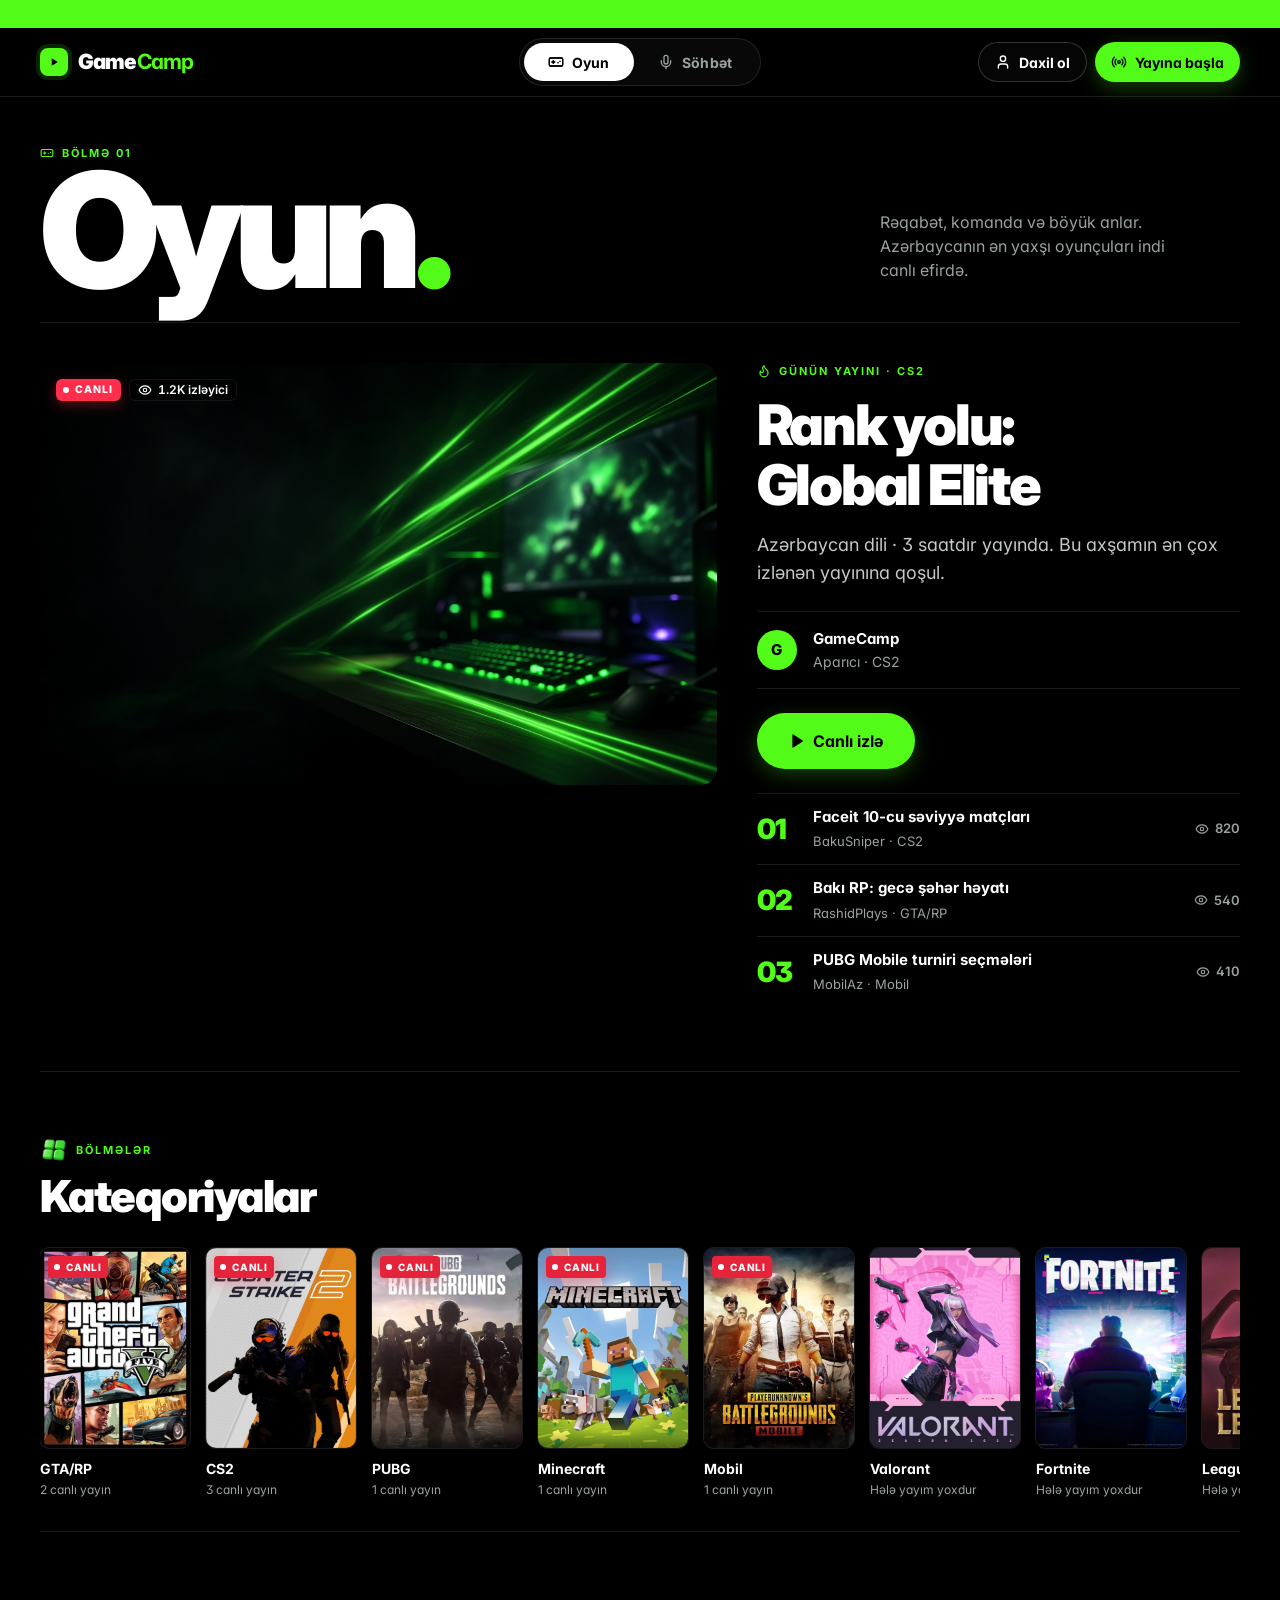
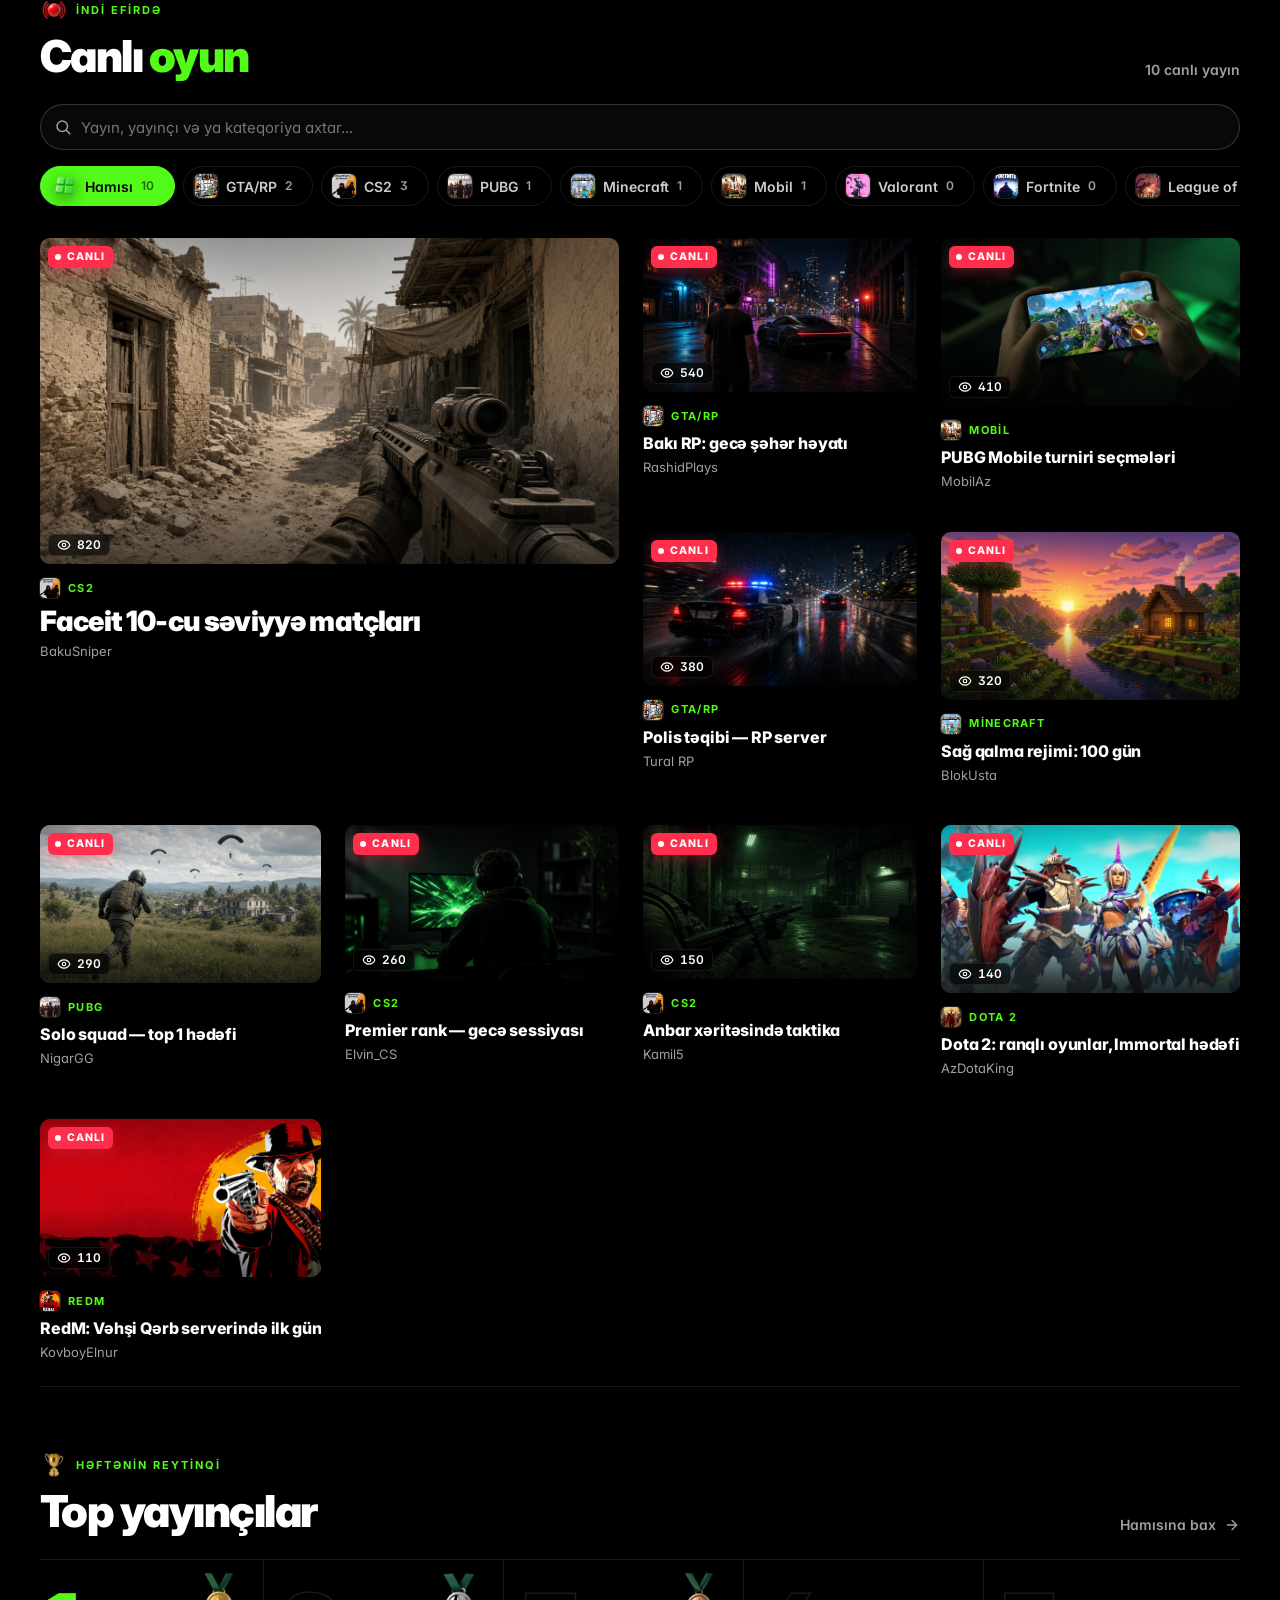
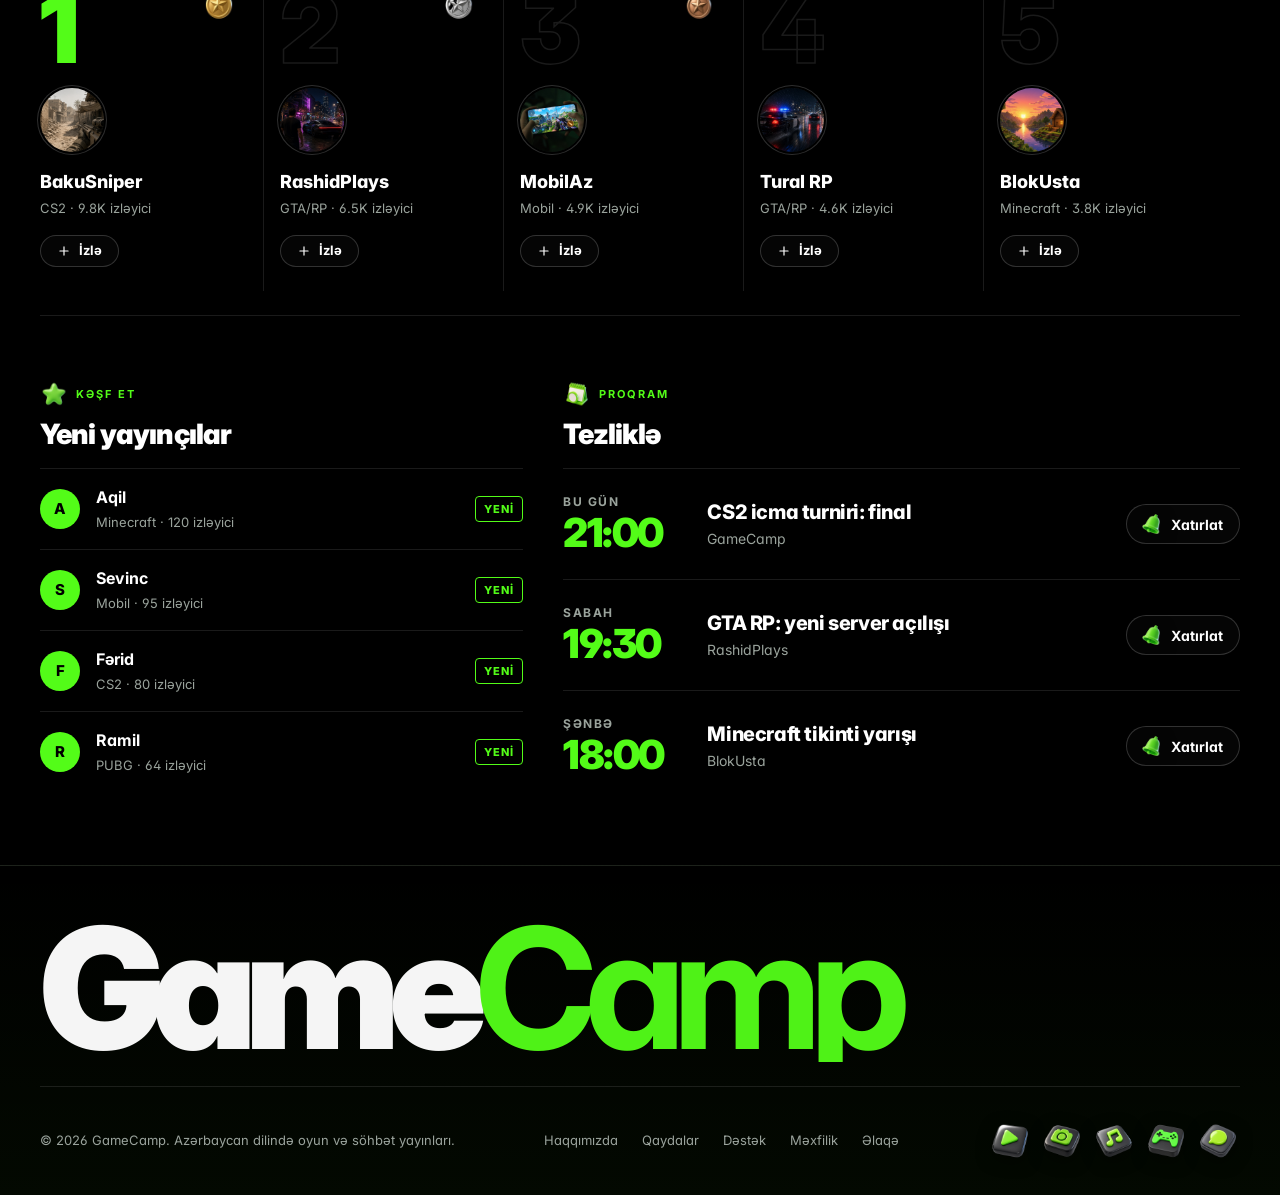
<file: index.html>
<!doctype html><html lang="az"><head><meta charset="utf-8"><meta name="viewport" content="width=device-width,initial-scale=1"><title>GameCamp</title>
<meta name="description" content="GameCamp — Azərbaycan dilində canlı oyun və söhbət yayınları. CS2, PUBG, GTA/RP, podkastlar və musiqi."><meta name="theme-color" content="#000000"><meta property="og:site_name" content="GameCamp"><meta property="og:type" content="website"><meta property="og:title" content="GameCamp — canlı oyun və söhbət"><meta property="og:description" content="GameCamp — Azərbaycan dilində canlı oyun və söhbət yayınları. CS2, PUBG, GTA/RP, podkastlar və musiqi."><meta property="og:image" content="assets/hero_game.jpg"><meta name="twitter:card" content="summary_large_image"><link rel="icon" href="favicon.svg" type="image/svg+xml"><link rel="apple-touch-icon" href="icons3d/live.png"><link rel="preconnect" href="https://fonts.googleapis.com"><link rel="preconnect" href="https://fonts.gstatic.com" crossorigin><link rel="preload" as="style" href="https://fonts.googleapis.com/css2?family=Inter:wght@400;500;600;700;800;900&display=swap"><link rel="stylesheet" href="https://fonts.googleapis.com/css2?family=Inter:wght@400;500;600;700;800;900&display=swap">
<link rel="stylesheet" href="style.css"><link rel="stylesheet" href="site.css"><link rel="stylesheet" href="pro.css"><link rel="stylesheet" href="games.css"></head><body>
<div class="ticker"><div id="tick"></div></div>
<header><div class="wrap"><a class="logo" href="index.html">Game<b>Camp</b></a>
<nav class="sw"><button data-w="game" id="bg"></button><button data-w="talk" id="bt"></button></nav>
<div class="r"><a class="btn g" href="#" id="b1" data-auth></a><a class="btn p" href="dashboard.html" id="b2"></a></div></div></header>
<main class="wrap">
<section class="mast"><div><div class="kick" id="mk"></div><div class="big" id="big"></div></div><p id="mp"></p></section>
<section class="issue"><a class="fimg" href="#" id="fimg"></a><div class="ftx" id="ftx"></div></section>
<div class="sec"><div><div class="kick" id="k1"></div><h2>Kateqoriyalar</h2></div></div><div class="cats" id="cats"><div class="cat sk" aria-hidden="true"></div><div class="cat sk" aria-hidden="true"></div><div class="cat sk" aria-hidden="true"></div><div class="cat sk" aria-hidden="true"></div><div class="cat sk" aria-hidden="true"></div></div>
<div class="sec"><div><div class="kick" id="k2"></div><h2>Canlı <em id="hw"></em></h2></div><span class="cnt" id="cnt"></span></div>
<div class="srch"><svg width="18" height="18" viewBox="0 0 24 24" fill="none" stroke="currentColor" stroke-width="2" stroke-linecap="round"><circle cx="11" cy="11" r="7"/><path d="m21 21-4.3-4.3"/></svg><input id="sq" type="search" placeholder="Yayın, yayınçı və ya kateqoriya axtar..." aria-label="Yayın axtar"></div><div class="chips" id="chips"></div><div class="grid" id="grid" aria-busy="true"><div class="skc" aria-hidden="true"><div class="th sk"></div><div class="skl sk" style="width:30%"></div><div class="skl w2 sk"></div><div class="skl w3 sk"></div></div><div class="skc" aria-hidden="true"><div class="th sk"></div><div class="skl sk" style="width:30%"></div><div class="skl w2 sk"></div><div class="skl w3 sk"></div></div><div class="skc" aria-hidden="true"><div class="th sk"></div><div class="skl sk" style="width:30%"></div><div class="skl w2 sk"></div><div class="skl w3 sk"></div></div><div class="skc" aria-hidden="true"><div class="th sk"></div><div class="skl sk" style="width:30%"></div><div class="skl w2 sk"></div><div class="skl w3 sk"></div></div><div class="skc" aria-hidden="true"><div class="th sk"></div><div class="skl sk" style="width:30%"></div><div class="skl w2 sk"></div><div class="skl w3 sk"></div></div><div class="skc" aria-hidden="true"><div class="th sk"></div><div class="skl sk" style="width:30%"></div><div class="skl w2 sk"></div><div class="skl w3 sk"></div></div><div class="skc" aria-hidden="true"><div class="th sk"></div><div class="skl sk" style="width:30%"></div><div class="skl w2 sk"></div><div class="skl w3 sk"></div></div><div class="skc" aria-hidden="true"><div class="th sk"></div><div class="skl sk" style="width:30%"></div><div class="skl w2 sk"></div><div class="skl w3 sk"></div></div></div>
<div class="sec"><div><div class="kick" id="k3"></div><h2>Top yayınçılar</h2></div><a class="lnk" href="#grid" id="l1" data-js="1"></a></div><div class="rank" id="ranks"></div>
<div class="sec" style="padding-bottom:0"></div>
<div class="two"><div class="col"><div class="kick" id="k4"></div><h3>Yeni yayınçılar</h3><div id="neu"></div></div>
<div class="col"><div class="kick" id="k5"></div><h3>Tezliklə</h3><div id="soon"></div></div></div>
</main>
<footer><div class="wrap"><div class="fbig">Game<b>Camp</b></div>
<div class="fl"><span>© 2026 GameCamp. Azərbaycan dilində oyun və söhbət yayınları.</span><nav><a href="info.html?p=about">Haqqımızda</a><a href="info.html?p=rules">Qaydalar</a><a href="info.html?p=support">Dəstək</a><a href="info.html?p=privacy">Məxfilik</a><a href="info.html?p=contact">Əlaqə</a></nav><div class="soc"><a href="info.html?p=social&amp;s=YouTube" aria-label="YouTube" class="sc" data-s="s_video"></a><a href="info.html?p=social&amp;s=Instagram" aria-label="Instagram" class="sc" data-s="s_camera"></a><a href="info.html?p=social&amp;s=TikTok" aria-label="TikTok" class="sc" data-s="s_music"></a><a href="info.html?p=social&amp;s=Kick" aria-label="Kick" class="sc" data-s="s_game"></a><a href="info.html?p=social&amp;s=Discord" aria-label="Discord" class="sc" data-s="s_chat"></a></div></div></div></footer>
<script src="data.js"></script><script src="site.js"></script><script>
const card=x=>`<a class="card" href="watch.html?id=${x[0]}"><div class="th"><img src="assets/${x[0]}.jpg" alt="${x[1]}" width="640" height="360"><span class="live">CANLI</span><span class="pill">${ic('eye',14)}${fmt(x[4])}</span><span class="pv">${ic('play',22)}</span><span class="pvbar"></span></div><div class="k">${gi(x[3],20)}${x[3]}</div><div class="ti">${x[1]}</div><div class="sub">${x[2]}</div></a>`;
bg.innerHTML=ic('gamepad')+'Oyun';bt.innerHTML=ic('mic')+'Söhbət';b2.innerHTML=ic('radio')+'Yayına başla';l1.innerHTML='Hamısına bax'+ic('arrow');

boot(d=>{const f=d.feat,g=W=='game';k1.innerHTML=i3('grid',28)+'Bölmələr';k2.innerHTML=i3('live',28)+'İndi efirdə';k3.innerHTML=i3('trophy',28)+'Həftənin reytinqi';k4.innerHTML=i3('star',28)+'Kəşf et';k5.innerHTML=i3('calendar',28)+'Proqram';document.querySelectorAll('.sc').forEach(a=>a.innerHTML=i3(a.dataset.s,44));hw.textContent=d.h;document.title=(g?'Oyun':'Söhbət')+' yayınları · GameCamp';grid.removeAttribute('aria-busy');
tick.innerHTML=[...d.s,...d.s].slice(0,10).map(x=>`<span>${ic('radio',12)}${x[2].toUpperCase()} · ${x[3].toUpperCase()} · ${fmt(x[4])}</span>`).join('');
mk.innerHTML=ic(g?'gamepad':'mic',14)+(g?'Bölmə 01':'Bölmə 02');big.innerHTML=g?'Oyun<span>.</span>':'Söhbət<span>.</span>';
mp.textContent=g?'Rəqabət, komanda və böyük anlar. Azərbaycanın ən yaxşı oyunçuları indi canlı efirdə.':'Mövzular, qonaqlar və musiqi. Səmimi söhbətlər Azərbaycan dilində, canlı efirdə.';
const fid=f.id||d.s[0][0];fimg.href=ftx.dataset.h='watch.html?id='+fid;fimg.innerHTML=`<img src="assets/${f.img}.jpg" alt=""><div class="tags"><span class="live">CANLI</span><span class="pill">${ic('eye',14)}${f.v} izləyici</span></div>`;
ftx.innerHTML=`<div class="kick">${ic('flame',14)}Günün yayını · ${f.cat}</div><h1>${f.t}</h1><p class="dek">${f.m}. Bu axşamın ən çox izlənən yayınına qoşul.</p><div class="by"><span class="av">${f.who[0]}</span><div><b>${f.who}</b>Aparıcı · ${f.cat}</div></div><a class="btn p lg" href="watch.html?id=${fid}" style="align-self:flex-start">${ic('play')}Canlı izlə</a>
<div class="toplist">`+d.s.slice(0,3).map((x,i)=>`<a class="tl" href="watch.html?id=${x[0]}"><span class="n">0${i+1}</span><div><b>${x[1]}</b><small>${x[2]} · ${x[3]}</small></div><span class="v">${ic('eye',14)}${fmt(x[4])}</span></a>`).join('')+'</div>';
cats.classList.toggle('gm',g);cats.innerHTML=d.cats.slice(1).map((c,i)=>{const s=d.s.filter(x=>x[3]==c);return g&&GI[c]?`<a class="cat gc" href="category.html?c=${cid(c)}" data-t="${c}" title="${GI[c][1]}"><div class="bx"><img src="assets/games/${GI[c][0]}.webp" alt="${GI[c][1]}" width="450" height="600">${s.length?'<span class="live">CANLI</span>':''}</div><b>${c}</b><small>${s.length?s.length+' canlı yayın':'Hələ yayım yoxdur'}</small></a>`:`<a class="cat" href="category.html?c=${cid(c)}" data-t="${c}">${i3(CI[c],64,'t3')}<img src="assets/${s[0][0]}.jpg" alt=""><span class="no">0${i+1}</span><div><b>${c}</b><small>${s.length} canlı yayın</small></div></a>`}).join('');
ranks.innerHTML=d.s.slice(0,5).map((x,i)=>`<div class="rk">${i<3?i3('medal'+(i+1),56,'md'):''}<div class="no">${i+1}</div><div class="ph"><img src="assets/${x[0]}.jpg" alt="${x[1]}" width="640" height="360"></div><b>${x[2]}</b><small>${x[3]} · ${fmt(x[4]*12)} izləyici</small><a class="btn g" href="watch.html?id=${x[0]}">${ic('plus',14)}İzlə</a></div>`).join('');
neu.innerHTML=d.neu.map(n=>`<div class="nw"><span class="av">${n[0][0]}</span><div><b>${n[0]}</b><small>${n[1]} · ${n[2]}</small></div><span class="tag">YENİ</span></div>`).join('');
soon.innerHTML=d.soon.map(n=>`<div class="ev"><div class="d"><small>${n[0]}</small><b>${n[1]}</b></div><div class="x"><b>${n[2]}</b><small>${n[3]}</small></div><button type="button" class="btn g rm" data-r="${n[2]}">${i3('bell',24)}<span class="hm">Xatırlat</span></button></div>`).join('');
const RM=()=>GC.LS.get(GC.ukey('remind'),[]);
soon.querySelectorAll('.rm').forEach(b=>{const upd=()=>{const o=RM().includes(b.dataset.r);b.classList.toggle('on',o);b.querySelector('.hm').textContent=o?'Xatırladılacaq':'Xatırlat';b.setAttribute('aria-pressed',o)};upd();
 b.onclick=()=>GC.need(()=>{let r=RM();const o=r.includes(b.dataset.r);r=o?r.filter(x=>x!=b.dataset.r):[...r,b.dataset.r];GC.LS.set(GC.ukey('remind'),r);upd();GC.toast(o?'Xatırlatma ləğv edildi':'Xatırlatma əlavə edildi: '+b.dataset.r)},'Xatırlatma qurmaq üçün daxil ol.')})});
sq.oninput=()=>{window.SQ=sq.value;chips()};
l1.onclick=e=>{e.preventDefault();C='Hamısı';window.SQ='';sq.value='';chips();grid.scrollIntoView({behavior:'smooth',block:'start'})};
addEventListener('hashchange',()=>{const w=location.hash=='#talk'?'talk':'game';if(w!=W)document.querySelector('[data-w="'+w+'"]').click()});
document.addEventListener('gc-auth',()=>document.querySelector('[data-w].on').click());
</script><script src="pro.js"></script></body></html>
</file>
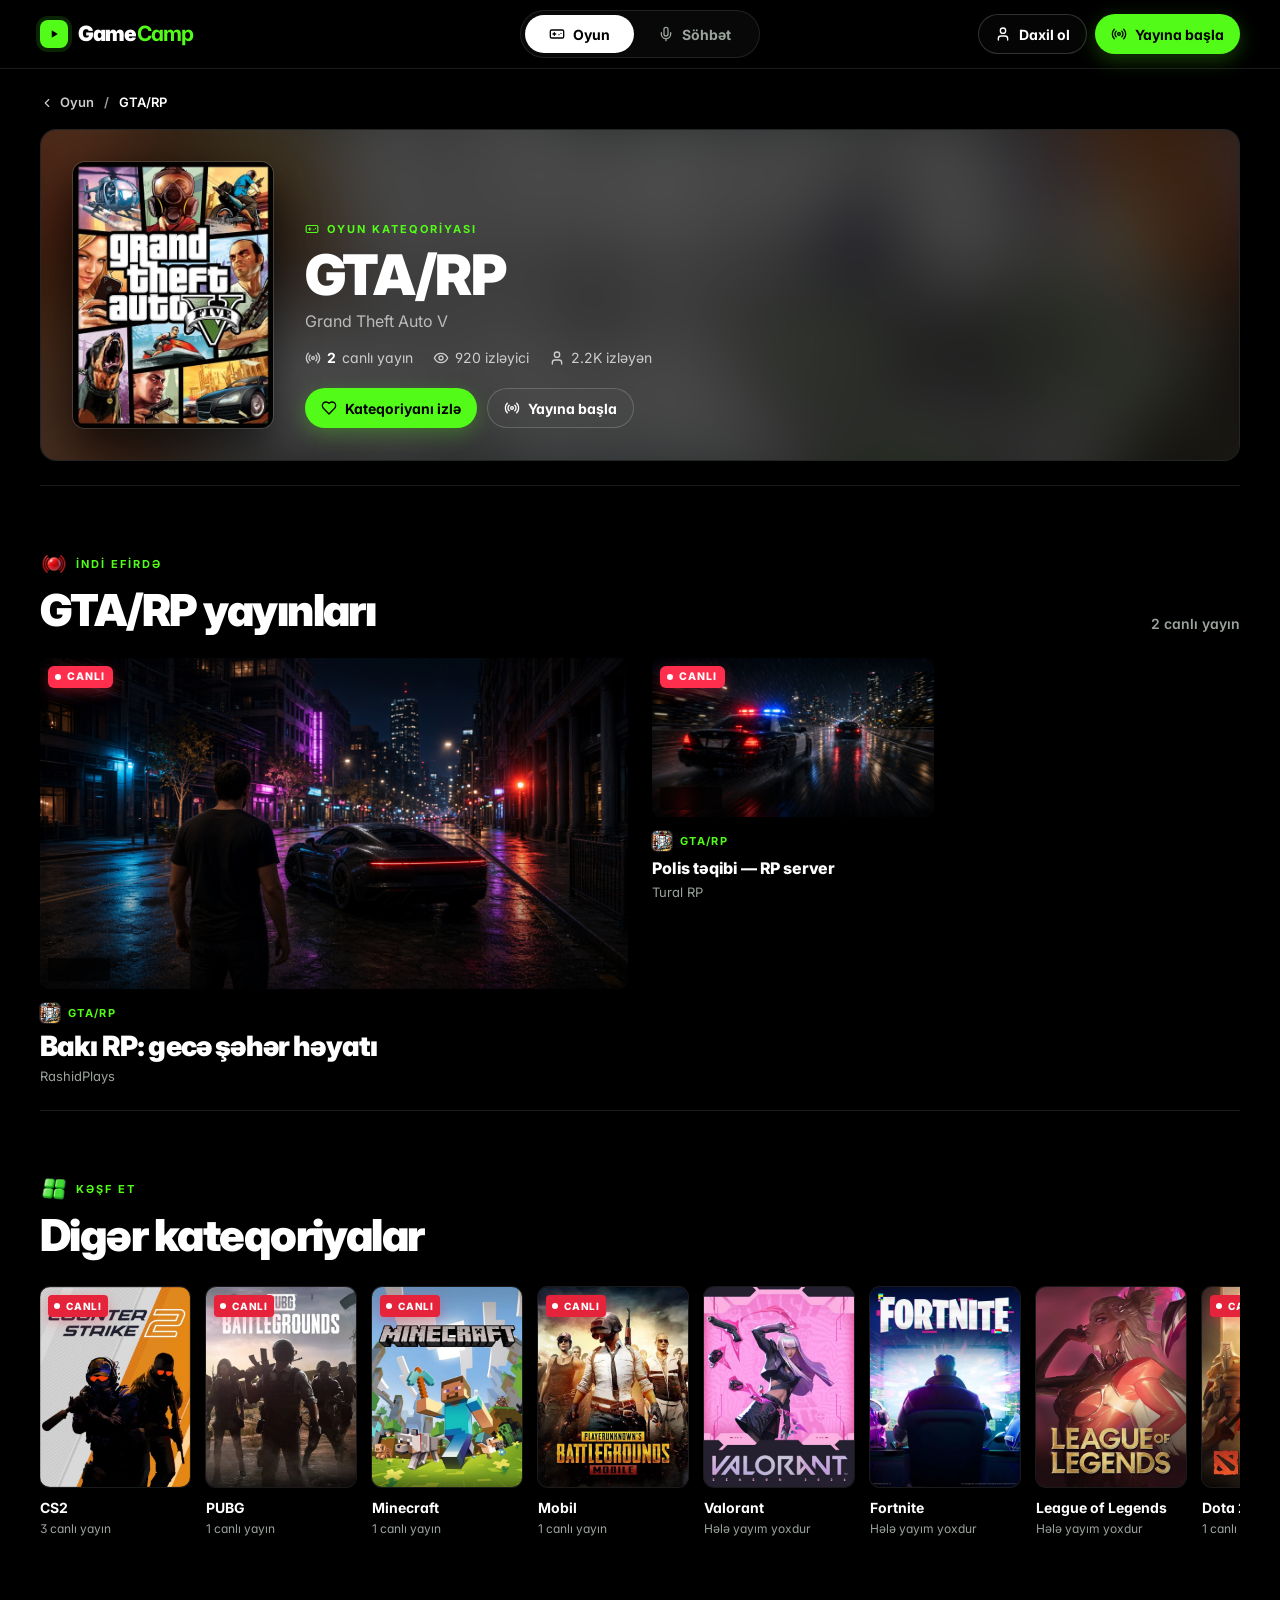
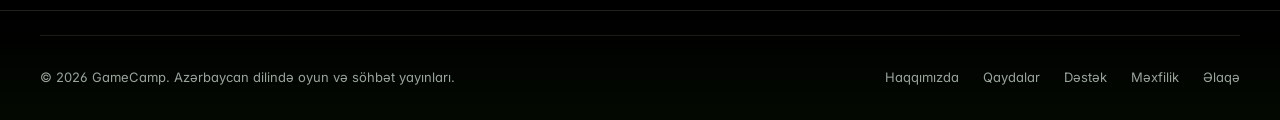
<file: category.html>
<!doctype html><html lang="az"><head><meta charset="utf-8"><meta name="viewport" content="width=device-width,initial-scale=1"><title>GameCamp</title>
<meta name="description" content="GameCamp — Azərbaycan dilində canlı oyun və söhbət yayınları. CS2, PUBG, GTA/RP, podkastlar və musiqi."><meta name="theme-color" content="#000000"><meta property="og:site_name" content="GameCamp"><meta property="og:type" content="website"><meta property="og:title" content="GameCamp — canlı oyun və söhbət"><meta property="og:description" content="GameCamp — Azərbaycan dilində canlı oyun və söhbət yayınları. CS2, PUBG, GTA/RP, podkastlar və musiqi."><meta property="og:image" content="assets/hero_game.jpg"><meta name="twitter:card" content="summary_large_image"><link rel="icon" href="favicon.svg" type="image/svg+xml"><link rel="apple-touch-icon" href="icons3d/live.png"><link rel="preconnect" href="https://fonts.googleapis.com"><link rel="preconnect" href="https://fonts.gstatic.com" crossorigin><link rel="preload" as="style" href="https://fonts.googleapis.com/css2?family=Inter:wght@400;500;600;700;800;900&display=swap"><link rel="stylesheet" href="https://fonts.googleapis.com/css2?family=Inter:wght@400;500;600;700;800;900&display=swap">
<link rel="stylesheet" href="style.css"><link rel="stylesheet" href="app.css"><link rel="stylesheet" href="site.css"><link rel="stylesheet" href="pro.css"><link rel="stylesheet" href="games.css"></head><body>
<header><div class="wrap"><a class="logo" href="index.html">Game<b>Camp</b></a><nav class="sw" id="sw"></nav>
<div class="r"><a class="btn g" href="#" id="b1" data-auth></a><a class="btn p" href="dashboard.html" id="b2"></a></div></div></header>
<main class="wrap"><nav class="crumb" id="crumb"></nav><section class="chero" id="hero"></section>
<div class="sec"><div><div class="kick" id="k2"></div><h2 id="gh"></h2></div><span class="cnt" id="cnt"></span></div><div class="grid" id="grid"></div>
<div class="sec"><div><div class="kick" id="k3"></div><h2>Digər kateqoriyalar</h2></div></div><div class="cats gm" id="more"></div></main>
<footer><div class="wrap"><div class="fl"><span>© 2026 GameCamp. Azərbaycan dilində oyun və söhbət yayınları.</span><nav><a href="info.html?p=about">Haqqımızda</a><a href="info.html?p=rules">Qaydalar</a><a href="info.html?p=support">Dəstək</a><a href="info.html?p=privacy">Məxfilik</a><a href="info.html?p=contact">Əlaqə</a></nav></div></div></footer>
<script src="data.js"></script><script src="site.js"></script><script>
const F=cfind(new URLSearchParams(location.search).get('c'))||{w:'game',c:D.game.cats[1]};W=F.w;const d=D[W],c=F.c,g=W=='game',id=cid(c),L=d.s.filter(x=>x[3]==c);
document.body.className=W;document.title=c+' · GameCamp';
sw.innerHTML=`<a href="index.html#game" class="${g?'on':''}">${ic('gamepad')}Oyun</a><a href="index.html#talk" class="${g?'':'on'}">${ic('mic')}Söhbət</a>`;b2.innerHTML=ic('radio')+'Yayına başla';
crumb.innerHTML=`<a href="index.html#${W}">${ic('back',14)}${d.name}</a><span>/</span><b>${c}</b>`;
const card=x=>`<a class="card" href="watch.html?id=${x[0]}"><div class="th"><img src="assets/${x[0]}.jpg" alt="${x[1]}" width="640" height="360"><span class="live">CANLI</span><span class="pill">${ic('eye',14)}${fmt(x[4])}</span><span class="pv">${ic('play',22)}</span><span class="pvbar"></span></div><div class="k">${gi(x[3],20)}${x[3]}</div><div class="ti">${x[1]}</div><div class="sub">${x[2]}</div></a>`;
const art=GI[c]?`<div class="cv"><img src="assets/games/${GI[c][0]}.webp" alt="${GI[c][1]}" width="450" height="600"></div>`:`<div class="cv ic">${i3(CI[c],120)}</div>`;
const FK='gc_fcats',fol=()=>GC.LS.get(FK,[]).includes(id);
function dh(){const v=L.reduce((a,x)=>a+x[4],0);document.getElementById("hero").innerHTML=`${GI[c]?`<div class="bg" style="background-image:url(assets/games/${GI[c][0]}.webp)"></div>`:''}${art}<div class="hx"><div class="kick">${ic(g?'gamepad':'mic',14)}${d.name} kateqoriyası</div><h1>${c}</h1>${GI[c]&&GI[c][1].toLowerCase()!=c.toLowerCase()?`<p class="full">${GI[c][1]}</p>`:''}<div class="st"><span>${ic('radio',16)}<b id="lc">${L.length}</b> canlı yayın</span><span>${ic('eye',16)}${fmt(v)} izləyici</span><span>${ic('user',16)}${fmt(1200+id.length*317+(fol()?1:0))} izləyən</span></div><div class="ha"><button type="button" class="btn ${fol()?'g on':'p'}" id="fb" aria-pressed="${fol()}">${ic(fol()?'check':'heart',16)}${fol()?'İzləyirsən':'Kateqoriyanı izlə'}</button><a class="btn g" href="dashboard.html#${W}">${ic('radio',16)}Yayına başla</a></div></div>`;
 fb.onclick=()=>{let a=GC.LS.get(FK,[]);const o=a.includes(id);a=o?a.filter(x=>x!=id):[...a,id];GC.LS.set(FK,a);GC.toast(o?c+' izləmədən çıxarıldı':c+' izlənilənlərə əlavə edildi');dh()}}
dh();k2.innerHTML=i3('live',28)+'İndi efirdə';k3.innerHTML=i3('grid',28)+'Kəşf et';gh.textContent=c+' yayınları';cnt.textContent=L.length+' canlı yayın';
grid.innerHTML=L.length?L.sort((a,b)=>b[4]-a[4]).map(card).join(''):`<div class="empty cempty">${i3('live',96)}<b>Hələ yayım yoxdur</b><span>${c} üzrə hazırda heç kim efirdə deyil. İlk yayınçı sən ol — izləyicilər səni gözləyir.</span><a class="btn p lg" href="dashboard.html#${W}" id="cta">${ic('radio',18)}Yayına başla</a></div>`;
more.classList.add('gm');more.innerHTML=d.cats.slice(1).filter(x=>x!=c).map(x=>{const n=d.s.filter(s=>s[3]==x).length;return `<a class="cat gc" href="category.html?c=${cid(x)}" data-t="${x}"><div class="bx">${GI[x]?`<img src="assets/games/${GI[x][0]}.webp" alt="${GI[x][1]}" width="450" height="600">`:`<span class="ib">${i3(CI[x],72)}</span>`}${n?'<span class="live">CANLI</span>':''}</div><b>${x}</b><small>${n?n+' canlı yayın':'Hələ yayım yoxdur'}</small></a>`}).join('');
</script><script src="pro.js"></script></body></html>
</file>
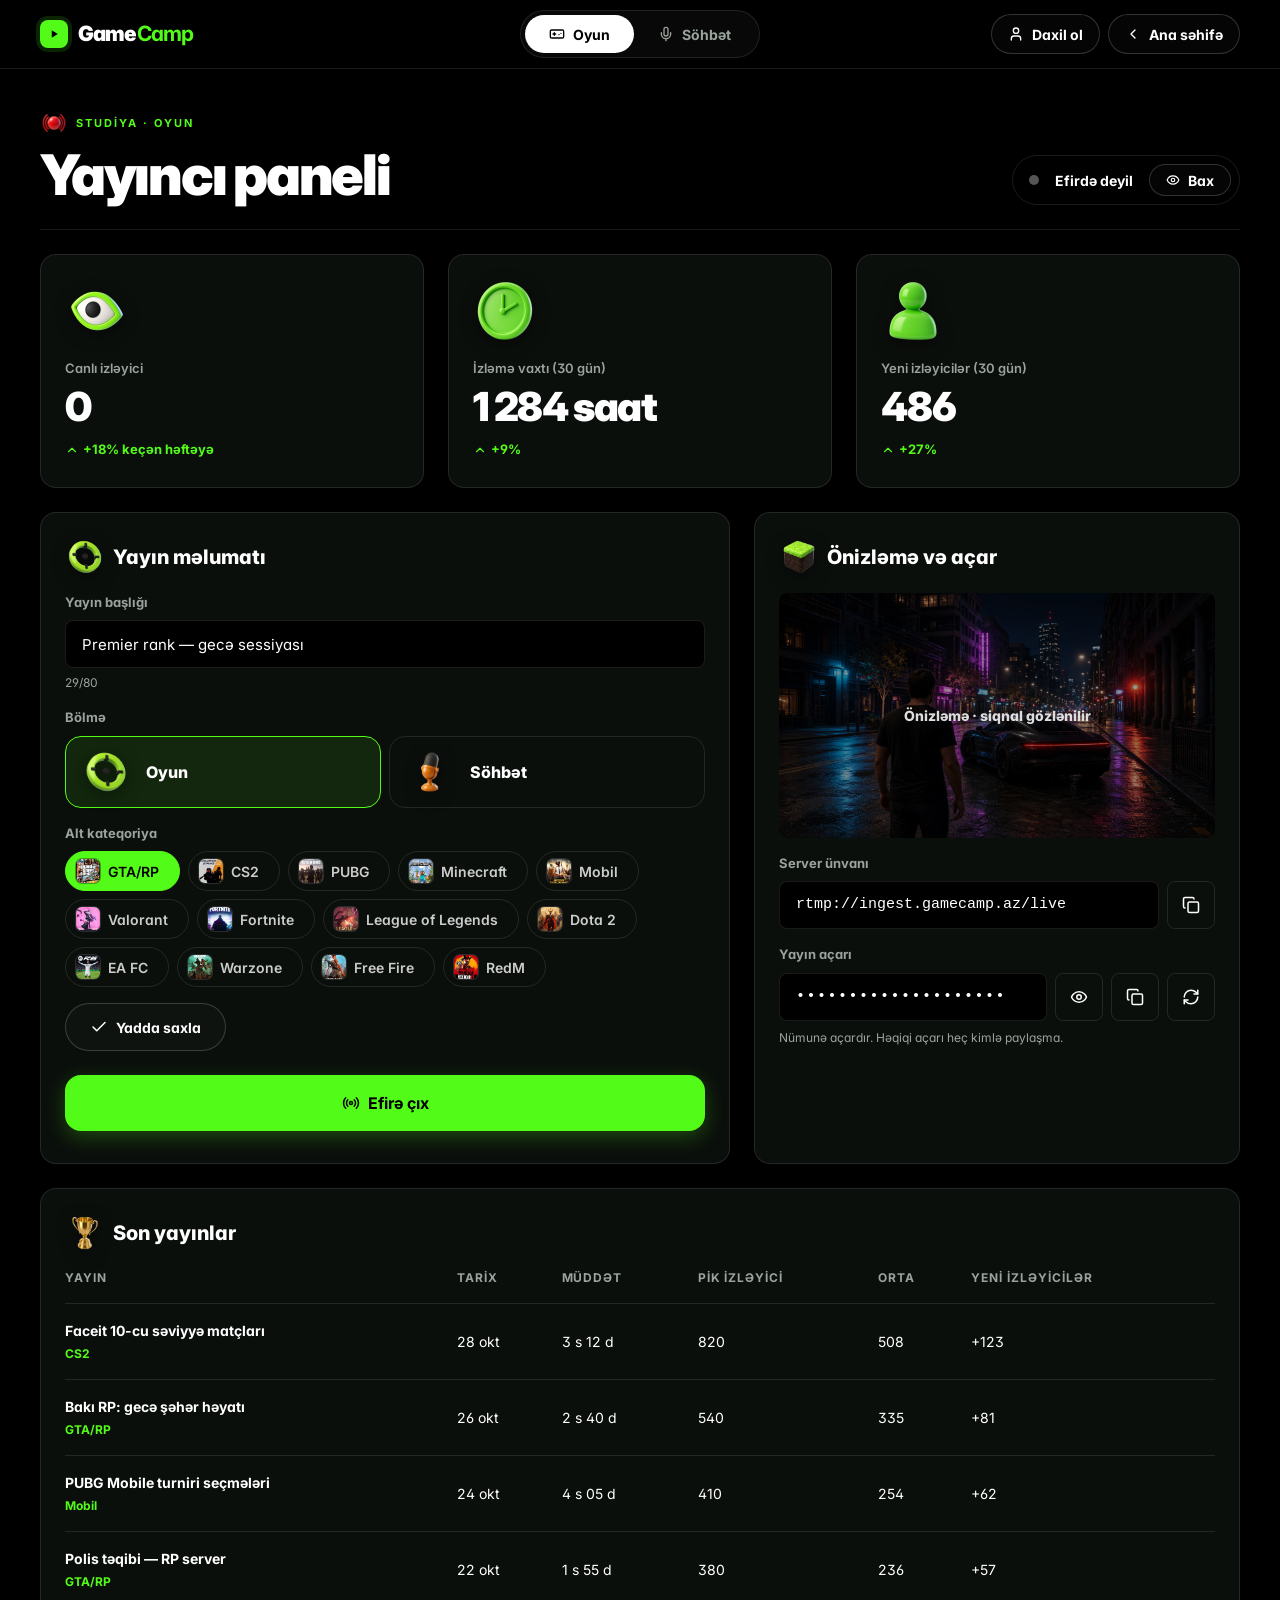
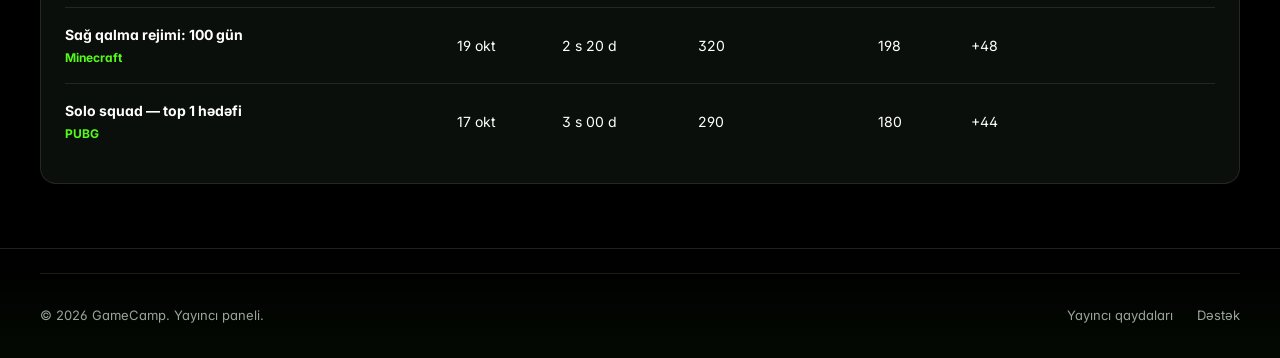
<file: dashboard.html>
<!doctype html><html lang="az"><head><meta charset="utf-8"><meta name="viewport" content="width=device-width,initial-scale=1"><title>Yayıncı paneli · GameCamp</title>
<meta name="description" content="GameCamp yayıncı paneli: yayın başlığı, kateqoriya, açar və statistika."><meta name="theme-color" content="#000000"><meta property="og:site_name" content="GameCamp"><meta property="og:type" content="website"><meta property="og:title" content="GameCamp — canlı oyun və söhbət"><meta property="og:description" content="GameCamp yayıncı paneli: yayın başlığı, kateqoriya, açar və statistika."><meta property="og:image" content="assets/hero_game.jpg"><meta name="twitter:card" content="summary_large_image"><link rel="icon" href="favicon.svg" type="image/svg+xml"><link rel="apple-touch-icon" href="icons3d/live.png"><link rel="preconnect" href="https://fonts.googleapis.com"><link rel="preconnect" href="https://fonts.gstatic.com" crossorigin><link rel="preload" as="style" href="https://fonts.googleapis.com/css2?family=Inter:wght@400;500;600;700;800;900&display=swap"><link rel="stylesheet" href="https://fonts.googleapis.com/css2?family=Inter:wght@400;500;600;700;800;900&display=swap">
<link rel="stylesheet" href="style.css"><link rel="stylesheet" href="site.css"><link rel="stylesheet" href="app.css"><link rel="stylesheet" href="dash.css"><link rel="stylesheet" href="pro.css"><link rel="stylesheet" href="games.css"></head><body>
<header><div class="wrap"><a class="logo" href="index.html">Game<b>Camp</b></a><nav class="sw" id="sw"></nav>
<div class="r"><a class="btn g" href="#" id="ua" data-auth></a><a class="btn g" href="index.html" id="b1"></a></div></div></header>
<main class="wrap">
<div class="dh"><div><div class="kick" id="dk"></div><h1>Yayıncı paneli</h1></div><div class="st" id="st"><span class="dot"></span><span id="stt">Efirdə deyil</span><a class="btn g" href="watch.html" id="pv" style="height:32px"></a></div></div>
<div class="dg">
<div class="sc3w" id="stats"></div>
<section class="pn s7"><h3 id="h1"></h3>
<label for="ti">Yayın başlığı</label><input class="inp" id="ti" maxlength="80"><small class="note" id="tic" style="display:block;margin-top:6px"></small>
<label>Bölmə</label><div class="seg" id="seg"></div>
<label>Alt kateqoriya</label><div class="subs" id="subs"></div>
<div style="display:flex;gap:8px;flex-wrap:wrap;margin-top:16px"><button class="btn g" type="button" id="sv" style="display:inline-flex;height:48px;padding:0 24px"></button></div><button class="btn p golive" id="go"></button><p class="note" id="svn"></p></section>
<section class="pn s5"><h3 id="h2"></h3><div class="prev" id="prev"></div>
<label>Server ünvanı</label><div class="fld"><div class="inp mono" style="letter-spacing:0">rtmp://ingest.gamecamp.az/live</div><button class="ib" aria-label="Kopyala" id="c1"></button></div>
<label>Yayın açarı</label><div class="fld"><div class="inp mono" id="key"></div><button class="ib" aria-label="Göstər" id="kv"></button><button class="ib" aria-label="Açarı kopyala" id="c2"></button><button class="ib" aria-label="Yenilə" id="kr"></button></div>
<p class="note">Nümunə açardır. Həqiqi açarı heç kimlə paylaşma.</p></section>
<section class="pn s12"><h3 id="h3"></h3><div class="tw"><table><thead><tr><th>Yayın</th><th>Tarix</th><th>Müddət</th><th>Pik izləyici</th><th>Orta</th><th>Yeni izləyicilər</th></tr></thead><tbody id="tb"></tbody></table></div></section>
</div></main>
<footer style="margin-top:64px"><div class="wrap"><div class="fl"><span>© 2026 GameCamp. Yayıncı paneli.</span><nav><a href="info.html?p=streamer">Yayıncı qaydaları</a><a href="info.html?p=support">Dəstək</a></nav></div></div></footer>
<script src="data.js"></script><script src="site.js"></script><script>
const S=Object.assign({live:false,start:0,W:'game',cat:null,title:{},key:'gc_live_demo_0000_0000',saved:0},GC.LS.get('gc_dash',{}));
let live=S.live,show=false,cat=S.cat;W=location.hash=='#talk'?'talk':location.hash=='#game'?'game':S.W;
const MASK='••••••••••••••••••••';const save=()=>GC.LS.set('gc_dash',S);
const dur=()=>{const t=Math.floor((Date.now()-S.start)/1000);return [t/3600,t/60%60,t%60].map(v=>String(Math.floor(v)).padStart(2,'0')).join(':')};
setInterval(()=>{if(live)stt.textContent='Efirdəsən · '+dur()},1000);
function R(){const d=D[W],g=W=='game';document.body.className=W;if(!d.cats.includes(cat)||cat=='Hamısı')cat=d.cats[1];
sw.innerHTML=`<a href="#game" data-x="game" class="${g?'on':''}">${ic('gamepad')}Oyun</a><a href="#talk" data-x="talk" class="${g?'':'on'}">${ic('mic')}Söhbət</a>`;
sw.querySelectorAll('a').forEach(a=>a.onclick=e=>{e.preventDefault();W=a.dataset.x;S.W=W;save();history.replaceState(0,'','#'+W);R()});
b1.innerHTML=ic('back',16)+'Ana səhifə';dk.innerHTML=i3('live',28)+'Studiya · '+d.name;
stats.innerHTML=[['eye','Canlı izləyici',live?'312':'0','+18% keçən həftəyə'],['clock','İzləmə vaxtı (30 gün)','1 284 saat','+9%'],['person','Yeni izləyicilər (30 gün)','486','+27%']].map(s=>`<div class="pn s4 sc3">${i3(s[0],64)}<small>${s[1]}</small><b>${s[2]}</b><span class="up">${ic('up',14)}${s[3]}</span></div>`).join('');
h1.innerHTML=i3(g?'cs2':'mic',40)+'Yayın məlumatı';h2.innerHTML=i3('block',40)+'Önizləmə və açar';h3.innerHTML=i3('trophy',40)+'Son yayınlar';
if(ti.dataset.w!=W){ti.value=S.title[W]||(g?'Premier rank — gecə sessiyası':'Gecə söhbəti: günün mövzuları');ti.dataset.w=W}tic.textContent=ti.value.length+'/80';sv.innerHTML=ic('check',18)+'Yadda saxla';c2.innerHTML=ic('copy',18);
seg.innerHTML=`<button class="${g?'on':''}" data-x="game">${i3('cs2',48)}Oyun</button><button class="${g?'':'on'}" data-x="talk">${i3('mic',48)}Söhbət</button>`;
seg.querySelectorAll('button').forEach(b=>b.onclick=()=>{W=b.dataset.x;S.W=W;save();history.replaceState(0,'','#'+W);R()});
subs.innerHTML=d.cats.slice(1).map(c=>`<button class="chip${c==cat?' on':''}" data-c="${c}">${gi(c,24)}${c}</button>`).join('');
subs.querySelectorAll('.chip').forEach(b=>b.onclick=()=>{cat=b.dataset.c;S.cat=cat;save();R()});
const im=(d.s.find(s=>s[3]==cat)||d.s[0])[0];
prev.innerHTML=`<img src="assets/${im}.jpg" alt="">`+(live?`<span class="live">CANLI</span>`:`<div class="off">Önizləmə · siqnal gözlənilir</div>`);
go.className='btn p golive'+(live?' end':'');go.innerHTML=live?ic('pause',18)+'Yayını bitir':ic('radio',18)+'Efirə çıx';
st.classList.toggle('on',live);stt.textContent=live?'Efirdəsən · '+dur():'Efirdə deyil';pv.innerHTML=ic('eye',14)+'Bax';pv.href='watch.html?id='+im;
key.textContent=show?S.key:MASK;kv.innerHTML=ic(show?'eyeoff':'eye',18);kr.innerHTML=ic('refresh',18);c1.innerHTML=ic('copy',18);
tb.innerHTML=d.s.slice(0,6).map((s,i)=>`<tr><td>${s[1]}<span class="k2">${s[3]}</span></td><td>${['28 okt','26 okt','24 okt','22 okt','19 okt','17 okt'][i]}</td><td>${['3 s 12 d','2 s 40 d','4 s 05 d','1 s 55 d','2 s 20 d','3 s 00 d'][i]}</td><td>${s[4]}</td><td>${Math.round(s[4]*.62)}</td><td>+${Math.round(s[4]*.15)}</td></tr>`).join('')}
const persist=()=>{S.W=W;S.cat=cat;S.title[W]=ti.value.trim()||ti.value;save()};
go.onclick=()=>{if(!ti.value.trim())return GC.toast('Yayın başlığı boş ola bilməz'),ti.focus();live=!live;S.live=live;S.start=live?Date.now():0;persist();R();GC.toast(live?'Demo yayın başladı: '+ti.value.trim():'Yayın bitirildi')};
kv.onclick=()=>{show=!show;R()};
c1.onclick=()=>GC.copy('rtmp://ingest.gamecamp.az/live','Server ünvanı kopyalandı');
c2.onclick=()=>GC.copy(S.key,'Yayın açarı kopyalandı (demo açar)');
kr.onclick=()=>{if(!confirm('Yeni açar yaradılsın? Köhnə açar işləməyəcək.'))return;S.key='gc_live_demo_'+[...crypto.getRandomValues(new Uint8Array(6))].map(v=>v.toString(16).padStart(2,'0')).join('');save();show=true;R();GC.toast('Yeni demo açar yaradıldı')};
ti.oninput=()=>{tic.textContent=ti.value.length+'/80'};
sv.onclick=()=>{if(!ti.value.trim())return GC.toast('Yayın başlığı boş ola bilməz'),ti.focus();persist();svn.textContent='Yadda saxlanıldı: '+new Date().toLocaleTimeString('az-AZ',{hour:'2-digit',minute:'2-digit'});GC.toast('Ayarlar yadda saxlanıldı')};
R();
</script><script src="pro.js"></script></body></html>
</file>
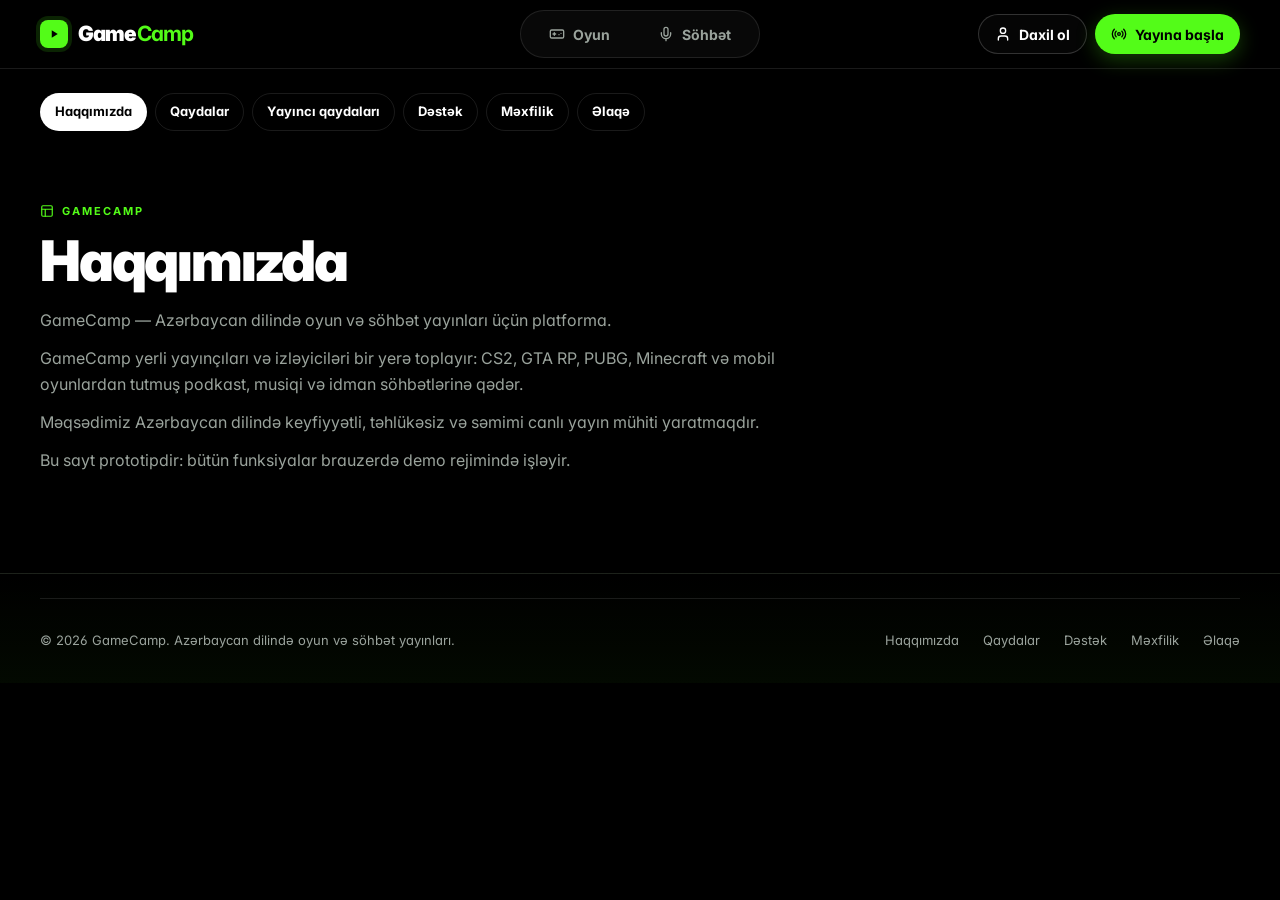
<file: info.html>
<!doctype html><html lang="az"><head><meta charset="utf-8"><meta name="viewport" content="width=device-width,initial-scale=1"><title>GameCamp</title>
<meta name="description" content="GameCamp haqqında məlumat, qaydalar, dəstək və əlaqə."><meta name="theme-color" content="#000000"><meta property="og:site_name" content="GameCamp"><meta property="og:type" content="website"><meta property="og:title" content="GameCamp — canlı oyun və söhbət"><meta property="og:description" content="GameCamp haqqında məlumat, qaydalar, dəstək və əlaqə."><meta property="og:image" content="assets/hero_game.jpg"><meta name="twitter:card" content="summary_large_image"><link rel="icon" href="favicon.svg" type="image/svg+xml"><link rel="apple-touch-icon" href="icons3d/live.png"><link rel="preconnect" href="https://fonts.googleapis.com"><link rel="preconnect" href="https://fonts.gstatic.com" crossorigin><link rel="preload" as="style" href="https://fonts.googleapis.com/css2?family=Inter:wght@400;500;600;700;800;900&display=swap"><link rel="stylesheet" href="https://fonts.googleapis.com/css2?family=Inter:wght@400;500;600;700;800;900&display=swap">
<link rel="stylesheet" href="style.css"><link rel="stylesheet" href="app.css"><link rel="stylesheet" href="site.css"><link rel="stylesheet" href="pro.css"></head><body>
<header><div class="wrap"><a class="logo" href="index.html">Game<b>Camp</b></a><nav class="sw" id="sw"></nav>
<div class="r"><a class="btn g" href="#" id="b1" data-auth></a><a class="btn p" href="dashboard.html" id="b2"></a></div></div></header>
<main class="wrap"><div class="inav" id="inav"></div><article class="ipg" id="pg"></article></main>
<footer><div class="wrap"><div class="fl"><span>© 2026 GameCamp. Azərbaycan dilində oyun və söhbət yayınları.</span><nav><a href="info.html?p=about">Haqqımızda</a><a href="info.html?p=rules">Qaydalar</a><a href="info.html?p=support">Dəstək</a><a href="info.html?p=privacy">Məxfilik</a><a href="info.html?p=contact">Əlaqə</a></nav></div></div></footer>
<script src="data.js"></script><script src="site.js"></script><script>
const Q=new URLSearchParams(location.search),P=Q.get('p')||'about';W=localStorage.getItem('gc_w')||'game';document.body.className=W;
sw.innerHTML=`<a href="index.html#game">${ic('gamepad')}Oyun</a><a href="index.html#talk">${ic('mic')}Söhbət</a>`;b2.innerHTML=ic('radio')+'Yayına başla';
const T={
about:['Haqqımızda','GameCamp — Azərbaycan dilində oyun və söhbət yayınları üçün platforma.',`<p>GameCamp yerli yayınçıları və izləyiciləri bir yerə toplayır: CS2, GTA RP, PUBG, Minecraft və mobil oyunlardan tutmuş podkast, musiqi və idman söhbətlərinə qədər.</p><p>Məqsədimiz Azərbaycan dilində keyfiyyətli, təhlükəsiz və səmimi canlı yayın mühiti yaratmaqdır.</p><p>Bu sayt prototipdir: bütün funksiyalar brauzerdə demo rejimində işləyir.</p>`],
rules:['Qaydalar','İcma qaydaları hər kəs üçün eynidir.',`<ul><li>Hörmətli ol: təhqir, nifrət nitqi və təqib qadağandır.</li><li>Reklam və spam etmə.</li><li>Şəxsi məlumatları (telefon, ünvan) paylaşma.</li><li>Qanunsuz və 18+ məzmun yayımlamaq qadağandır.</li><li>Qaydaları pozan hesablar xəbərdarlıqsız bloklana bilər.</li></ul>`],
streamer:['Yayıncı qaydaları','Efirə çıxmazdan əvvəl oxu.',`<ul><li>Yayın başlığı və kateqoriya məzmuna uyğun olmalıdır.</li><li>Müəllif hüququ ilə qorunan musiqi və videoları icazəsiz yayımlama.</li><li>Yayın açarını heç kimlə paylaşma; şübhə olarsa paneldən yenilə.</li><li>Çatda moderasiyaya cavabdehsən.</li></ul><a class="btn p" href="dashboard.html">Yayıncı panelinə keç</a>`],
privacy:['Məxfilik','Məlumatların necə saxlanılır.',`<p>Bu demo versiyada heç bir məlumat serverə göndərilmir. Hesab, izləmələr, çat mesajları, xatırlatmalar və demo GC balansı yalnız sənin brauzerinin localStorage yaddaşında saxlanılır.</p><p>Şifrə açıq mətn kimi saxlanılmır: təsadüfi duz ilə SHA-256 heşi yadda saxlanılır.</p><p>Bütün məlumatları silmək üçün aşağıdakı düyməni istifadə et.</p><button class="btn g" id="wipe" type="button" style="display:inline-flex">Bütün yerli məlumatları sil</button>`],
support:['Dəstək','Tez-tez verilən suallar.',`<h3>Necə qeydiyyatdan keçim?</h3><p>Yuxarıdakı “Daxil ol” düyməsini bas və “Qeydiyyat” bölməsini seç.</p><h3>GC sikkələri nədir?</h3><p>Hədiyyə göndərmək üçün demo valyuta. Başlanğıcda 1 000 GC verilir, “Artır” düyməsi pulsuz demo sikkə əlavə edir. Real ödəniş yoxdur.</p><h3>Necə efirə çıxım?</h3><p>“Yayına başla” ilə yayıncı panelinə keç, başlıq və kateqoriyanı seç, “Efirə çıx” düyməsini bas.</p><p>Başqa sualın varsa <a href="info.html?p=contact" style="color:var(--c)">əlaqə formasından</a> yaz.</p>`],
contact:['Əlaqə','Bizə yaz, cavab verək.',`<form id="cf" novalidate><label for="cn">Ad</label><input id="cn" maxlength="60"><label for="ce">E-poçt</label><input id="ce" type="email" maxlength="80"><label for="cm">Mesaj</label><textarea id="cm" maxlength="1000"></textarea><p class="merr" id="cerr"></p><button class="btn p" type="submit">Göndər</button><p class="mnote">Demo: mesaj yalnız bu brauzerdə saxlanılır, heç yerə göndərilmir.</p></form>`],
followed:['İzlədiklərim','İzlədiyin yayınçılar.',''],
social:['Sosial şəbəkələr','Rəsmi səhifələrimiz tezliklə.',`<p>GameCamp-in <b style="color:#fff">${GC.esc(Q.get('s')||'sosial')}</b> səhifəsi tezliklə açılacaq. Hələlik yeniliklər üçün ana səhifəni izlə.</p><a class="btn p" href="index.html">Ana səhifə</a>`],
soon:['Tezliklə','Bu bölmə hazırlanır.',`<p>Bu səhifə üzərində işləyirik və tezliklə istifadəyə veriləcək.</p><a class="btn p" href="index.html">Ana səhifəyə qayıt</a>`]};
const t=T[P]||T.soon;document.title=t[0]+' · GameCamp';
inav.innerHTML=[['about','Haqqımızda'],['rules','Qaydalar'],['streamer','Yayıncı qaydaları'],['support','Dəstək'],['privacy','Məxfilik'],['contact','Əlaqə']].map(a=>`<a href="info.html?p=${a[0]}" class="${a[0]==P?'on':''}">${a[1]}</a>`).join('');
function draw(){let body=t[2];
 if(P=='followed'){const u=GC.user(),f=u?GC.LS.get(GC.ukey('follow'),[]):[];const all=[...D.game.s,...D.talk.s];
  body=!u?`<p>Siyahını görmək üçün daxil ol.</p><button class="btn p" type="button" id="li">Daxil ol</button>`:f.length?'<div class="rel" style="grid-template-columns:repeat(2,1fr)">'+f.map(n=>all.find(s=>s[2]==n)).filter(Boolean).map(s=>`<a class="card" href="watch.html?id=${s[0]}"><div class="th"><img src="assets/${s[0]}.jpg" alt=""><span class="live">CANLI</span><span class="pv">${ic('play',22)}</span><span class="pvbar"></span></div><div class="k">${s[3]}</div><div class="ti">${s[1]}</div><div class="sub">${s[2]}</div></a>`).join('')+'</div>':`<p>Hələ heç kimi izləmirsən.</p><a class="btn p" href="index.html">Yayınlara bax</a>`}
 pg.innerHTML=`<div class="kick">${ic('layout',14)}GameCamp</div><h1>${t[0]}</h1><p>${t[1]}</p>${body}`;
 const li=document.getElementById('li');if(li)li.onclick=()=>GC.openAuth('login',draw);
 const w=document.getElementById('wipe');if(w)w.onclick=()=>{if(confirm('Bütün GameCamp məlumatları bu brauzerdən silinsin?')){Object.keys(localStorage).filter(k=>k.startsWith('gc_')).forEach(k=>localStorage.removeItem(k));GC.render();GC.toast('Yerli məlumatlar silindi')}};
 const cf=document.getElementById('cf');if(cf){const u=GC.user();if(u){cn.value=cn.value||u.name;ce.value=ce.value||u.email}
  cf.onsubmit=e=>{e.preventDefault();const er=document.getElementById('cerr');if(cn.value.trim().length<2)return er.textContent='Adını daxil et.';if(!/^[^\s@]+@[^\s@]+\.[^\s@]{2,}$/.test(ce.value.trim()))return er.textContent='Düzgün e-poçt daxil et.';if(cm.value.trim().length<10)return er.textContent='Mesaj ən azı 10 simvol olmalıdır.';
   er.textContent='';const a=GC.LS.get('gc_contact',[]);a.push({n:cn.value.trim(),e:ce.value.trim(),m:cm.value.trim(),t:Date.now()});GC.LS.set('gc_contact',a);cf.reset();GC.toast('Mesajın qeydə alındı (demo)')}}}
draw();document.addEventListener('gc-auth',draw);
</script><script src="pro.js"></script></body></html>
</file>
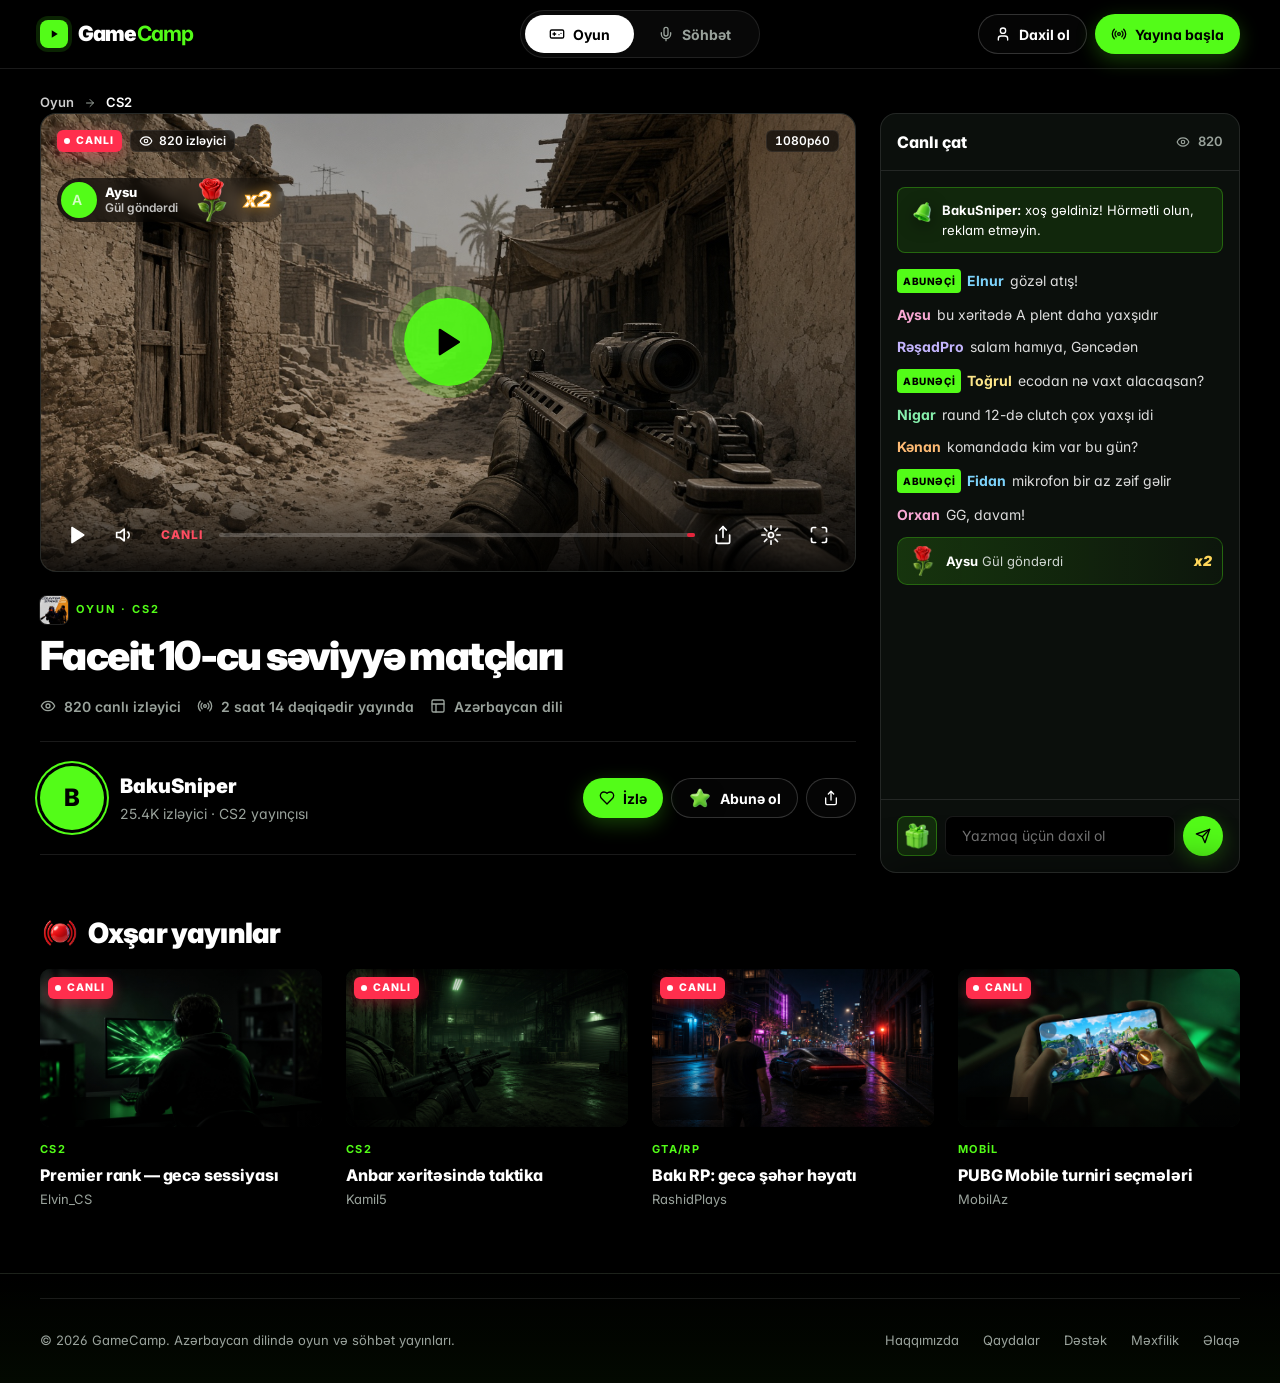
<file: watch.html>
<!doctype html><html lang="az"><head><meta charset="utf-8"><meta name="viewport" content="width=device-width,initial-scale=1"><title>İzlə · GameCamp</title>
<meta name="description" content="GameCamp-da canlı yayını izlə, çatda danış və yayınçıya hədiyyə göndər."><meta name="theme-color" content="#000000"><meta property="og:site_name" content="GameCamp"><meta property="og:type" content="website"><meta property="og:title" content="GameCamp — canlı oyun və söhbət"><meta property="og:description" content="GameCamp-da canlı yayını izlə, çatda danış və yayınçıya hədiyyə göndər."><meta property="og:image" content="assets/hero_game.jpg"><meta name="twitter:card" content="summary_large_image"><link rel="icon" href="favicon.svg" type="image/svg+xml"><link rel="apple-touch-icon" href="icons3d/live.png"><link rel="preconnect" href="https://fonts.googleapis.com"><link rel="preconnect" href="https://fonts.gstatic.com" crossorigin><link rel="preload" as="style" href="https://fonts.googleapis.com/css2?family=Inter:wght@400;500;600;700;800;900&display=swap"><link rel="stylesheet" href="https://fonts.googleapis.com/css2?family=Inter:wght@400;500;600;700;800;900&display=swap">
<link rel="stylesheet" href="style.css"><link rel="stylesheet" href="site.css"><link rel="stylesheet" href="app.css"><link rel="stylesheet" href="gifts.css?v=sa2-202610302010"><link rel="stylesheet" href="pro.css"><link rel="stylesheet" href="games.css"></head><body>
<header><div class="wrap"><a class="logo" href="index.html">Game<b>Camp</b></a>
<nav class="sw" id="sw"></nav>
<div class="r"><a class="btn g" href="#" id="b1" data-auth></a><a class="btn p" href="dashboard.html" id="b2"></a></div></div></header>
<main class="wrap">
<div class="crumb" id="crumb"></div>
<div class="wl"><div>
<div class="player" id="player"></div>
<div class="wt" id="wt"></div>
<div class="who" id="who"></div>
<div class="sth" id="gh"></div><div class="gifts" id="gifts"></div>
</div>
<aside class="chat"><div class="ch">Canlı çat<small id="cc"></small></div><div class="pin" id="pin"></div><div class="msgs" id="msgs"></div>
<form class="cin" id="cin"><input id="ci" placeholder="Mesaj yaz..." maxlength="200" aria-label="Mesaj"><button class="btn p" aria-label="Göndər" id="cs"></button></form></aside></div>
<div class="sth" id="rh"></div><div class="rel" id="rel"></div>
</main>
<footer><div class="wrap"><div class="fl"><span>© 2026 GameCamp. Azərbaycan dilində oyun və söhbət yayınları.</span><nav><a href="info.html?p=about">Haqqımızda</a><a href="info.html?p=rules">Qaydalar</a><a href="info.html?p=support">Dəstək</a><a href="info.html?p=privacy">Məxfilik</a><a href="info.html?p=contact">Əlaqə</a></nav></div></div></footer>
<script src="data.js"></script><script src="site.js"></script><script>
const q=new URLSearchParams(location.search).get('id')||'g2';
W=q[0]=='t'?'talk':'game';document.body.className=W;
const d=D[W],x=d.s.find(s=>s[0]==q)||d.s[0],g=W=='game';
document.title=x[1]+' · GameCamp';
sw.innerHTML=`<a href="index.html#game" class="${g?'on':''}">${ic('gamepad')}Oyun</a><a href="index.html#talk" class="${g?'':'on'}">${ic('mic')}Söhbət</a>`;
b2.innerHTML=ic('radio')+'Yayına başla';
crumb.innerHTML=`<a href="index.html#${W}">${d.name}</a>${ic('arrow',12)}<b>${x[3]}</b>`;
player.innerHTML=`<img src="assets/${x[0]}.jpg" alt=""><div class="tl2"><span class="live">CANLI</span><span class="pill">${ic('eye',14)}${fmt(x[4])} izləyici</span></div><span class="pill q">1080p60</span>
<button class="pbig" aria-label="Oynat">${ic('play',32)}</button>
<div class="ctl"><button aria-label="Fasilə">${ic('pause',20)}</button><button aria-label="Səs">${ic('vol',20)}</button><span class="lv">CANLI</span><div class="bar"><i></i></div><button aria-label="Paylaş" class="hm2">${ic('share',20)}</button><button aria-label="Ayarlar">${ic('gear',20)}</button><button aria-label="Tam ekran">${ic('max',20)}</button></div>`;
wt.innerHTML=`<div class="kick">${gi(x[3],28)}${d.name} · ${x[3]}</div><h1>${x[1]}</h1><div class="wmeta"><span>${ic('eye',16)}${fmt(x[4])} canlı izləyici</span><span>${ic('radio',16)}2 saat 14 dəqiqədir yayında</span><span>${ic('layout',16)}Azərbaycan dili</span></div>`;
who.innerHTML=`<span class="av">${x[2][0]}</span><div class="nm"><b>${x[2]}</b><small>${fmt(x[4]*31)} izləyici · ${x[3]} yayınçısı</small></div><div class="acts"><button class="btn p" id="fl">${ic('heart',16)}<span>İzlə</span></button><button class="btn g" id="sb">${i3('star',24)}Abunə ol</button><button class="btn g" aria-label="Paylaş">${ic('share',16)}</button></div>`;
const FK=()=>GC.ukey('follow'),SK=()=>GC.ukey('subs');
function syncAct(){const f=GC.LS.get(FK(),[]).includes(x[2]),u=GC.LS.get(SK(),[]).includes(x[2]);fl.classList.toggle('on',f);fl.lastChild.textContent=f?'İzləyirsən':'İzlə';fl.setAttribute('aria-pressed',f);
 sb.classList.toggle('on',u);sb.lastChild.textContent=u?'Abunəsən':'Abunə ol';sb.setAttribute('aria-pressed',u)}
const tog=(k,on,off)=>{let a=GC.LS.get(k(),[]);const o=a.includes(x[2]);a=o?a.filter(v=>v!=x[2]):[...a,x[2]];GC.LS.set(k(),a);syncAct();GC.toast(o?off:on)};
fl.onclick=()=>GC.need(()=>tog(FK,x[2]+' izləmə siyahına əlavə edildi',x[2]+' izləmə siyahından çıxarıldı'),x[2]+' yayınçısını izləmək üçün daxil ol.');
sb.onclick=()=>GC.need(()=>tog(SK,'Abunə oldun (demo, ödəniş yoxdur)','Abunəlik ləğv edildi'),'Abunə olmaq üçün daxil ol.');
syncAct();document.addEventListener('gc-auth',syncAct);
document.querySelectorAll('[aria-label="Paylaş"]').forEach(b=>b.onclick=()=>GC.copy(location.origin+location.pathname+'?id='+x[0],'Yayın linki kopyalandı'));
const pl=player,pb=pl.querySelector('.pbig'),cb=pl.querySelectorAll('.ctl button');
const setPlay=v=>{pl.classList.toggle('paused',!v);cb[0].innerHTML=ic(v?'pause':'play',20);cb[0].setAttribute('aria-label',v?'Fasilə':'Oynat');pb.style.display=v?'none':''};
let playing=false;setPlay(false);
pb.onclick=()=>{playing=true;setPlay(true);GC.toast('Canlı yayım (demo görüntü)')};cb[0].onclick=()=>{playing=!playing;setPlay(playing)};
cb[1].onclick=()=>{const m=pl.classList.toggle('muted');cb[1].innerHTML=ic(m?'eyeoff':'vol',20);GC.toast(m?'Səs söndürüldü':'Səs açıldı')};
const QL=['1080p60','720p60','480p','Avto'];let qi=0;const qp=pl.querySelector('.pill.q');
pl.querySelector('[aria-label="Ayarlar"]').onclick=()=>{qi=(qi+1)%QL.length;qp.textContent=QL[qi];GC.toast('Keyfiyyət: '+QL[qi])};
pl.querySelector('[aria-label="Tam ekran"]').onclick=()=>{if(document.fullscreenElement)document.exitFullscreen();else if(pl.requestFullscreen)pl.requestFullscreen().catch(()=>GC.toast('Tam ekran bu brauzerdə dəstəklənmir'))};
gh.innerHTML=i3('cup',40)+'<h3>Dəstək ol</h3>';
const G=[['star','Ulduz',10],['cup','Çay',25],['bell','Zəng',50],['medal3','Bürünc',100],['medal2','Gümüş',250],['trophy','Kubok',500]];
gifts.innerHTML=G.map(a=>`<button class="gf" data-n="${a[1]}" data-i="${a[0]}">${i3(a[0],64)}<b>${a[1]}</b><small>${a[2]} GC</small></button>`).join('');
const M=g?[['Elnur','gözəl atış!'],['Aysu','bu xəritədə A plent daha yaxşıdır'],['RəşadPro','salam hamıya, Gəncədən'],['Toğrul','ecodan nə vaxt alacaqsan?'],['Nigar','raund 12-də clutch çox yaxşı idi'],['Kənan','komandada kim var bu gün?'],['Fidan','mikrofon bir az zəif gəlir'],['Orxan','GG, davam!']]:[['Aysel','salam, bu mövzu çox maraqlıdır'],['Murad','mən də eyni fikirdəyəm'],['Leyla','növbəti dəfə qonaq kim olacaq?'],['Səbinə','Sumqayıtdan salamlar'],['Elvin','sual: bu barədə kitab tövsiyə edə bilərsiz?'],['Nərmin','səs çox təmizdir bu gün'],['Rauf','tam razıyam'],['Günel','çox sağ olun, davam edin']];
const col=['#7dd3fc','#f9a8d4','#c4b5fd','#fde68a','#86efac','#fdba74'];
let h=M.map((m,i)=>`<div class="m">${i%3==0?'<span class="bd">ABUNƏÇİ</span>':''}<b style="color:${col[i%6]}">${m[0]}</b>${m[1]}</div>`);
h.splice(4,0,`<div class="m gift">${i3('trophy',32)}<span><b style="color:var(--c)">Kamal</b>Kubok göndərdi</span></div>`);
msgs.innerHTML=h.join('');msgs.scrollTop=1e5;
cc.innerHTML=ic('eye',14)+fmt(x[4]);pin.innerHTML=i3('bell',24)+`<span><b>${x[2]}:</b> xoş gəldiniz! Hörmətli olun, reklam etməyin.</span>`;
cs.innerHTML=ic('send',16);
const add=t=>{msgs.insertAdjacentHTML('beforeend',t);msgs.scrollTop=1e5};
const CK='gc_chat_'+x[0];
const putMsg=(n,v)=>{const s=document.createElement('div');s.className='m';const b=document.createElement('b');b.style.color='var(--c)';b.textContent=n;s.append(b,v);msgs.append(s);msgs.scrollTop=1e5};
GC.LS.get(CK,[]).forEach(m=>putMsg(m[0],m[1]));
const chatPh=()=>{ci.placeholder=GC.user()?'Mesaj yaz...':'Yazmaq üçün daxil ol'};chatPh();document.addEventListener('gc-auth',chatPh);
ci.onfocus=()=>{if(!GC.user()){ci.blur();GC.openAuth('login',()=>ci.focus(),'Çata yazmaq üçün daxil ol.')}};
cin.onsubmit=e=>{e.preventDefault();if(!GC.user())return GC.openAuth('login',()=>ci.focus(),'Çata yazmaq üçün daxil ol.');const v=ci.value.trim();if(!v)return;const n=GC.user().name;putMsg(n,v);const a=GC.LS.get(CK,[]);a.push([n,v]);GC.LS.set(CK,a.slice(-50));ci.value=''};
gifts.querySelectorAll('.gf').forEach(b=>b.onclick=()=>add(`<div class="m gift">${i3(b.dataset.i,32)}<span><b style="color:var(--c)">Sən</b>${b.dataset.n} göndərdin</span></div>`));
rh.innerHTML=i3('live',40)+'<h3>Oxşar yayınlar</h3>';
rel.innerHTML=d.s.filter(s=>s[0]!=x[0]).sort((a,b)=>(b[3]==x[3])-(a[3]==x[3])).slice(0,4).map(s=>`<a class="card" href="watch.html?id=${s[0]}"><div class="th"><img src="assets/${s[0]}.jpg" alt=""><span class="live">CANLI</span><span class="pill">${ic('eye',14)}${fmt(s[4])}</span><span class="pv">${ic('play',22)}</span><span class="pvbar"></span></div><div class="k">${s[3]}</div><div class="ti">${s[1]}</div><div class="sub">${s[2]}</div></a>`).join('');
</script><script>window.GIFT_VER='lion2'</script><script src="gifts.js?v=lion2"></script><script src="pro.js"></script></body></html>
</file>
<file: style.css>
*{box-sizing:border-box;margin:0;padding:0}
:root{--c:#53FC18;--rgb:83,252,24;--bg:#000;--s1:#0b0f0c;--t2:#8f9891;--line:rgba(255,255,255,.12);--r:8px;--rm:16px}
body.talk{--c:#FFA53A;--rgb:255,165,58;--s1:#100c08}
body{font-family:Inter,system-ui,sans-serif;background:var(--bg);color:#fff;-webkit-font-smoothing:antialiased;overflow-x:hidden}
button{font:inherit;cursor:pointer;border:0;color:inherit;background:none}a{color:inherit;text-decoration:none}
.wrap{max-width:1360px;margin:0 auto;padding:0 40px}
.ticker{background:var(--c);color:#000;font-size:12px;font-weight:700;letter-spacing:.08em;height:32px;overflow:hidden;white-space:nowrap;display:flex;align-items:center}
.ticker div{display:inline-flex;gap:48px;animation:tk 40s linear infinite;padding-left:100%}@keyframes tk{to{transform:translateX(-100%)}}
.ticker span{display:inline-flex;align-items:center;gap:8px}
header{border-bottom:1px solid var(--line);position:sticky;top:0;z-index:10;background:rgba(0,0,0,.85);backdrop-filter:blur(12px)}
header .wrap{display:grid;grid-template-columns:1fr auto 1fr;align-items:center;gap:16px;height:72px}
.logo{font-weight:900;font-size:22px;letter-spacing:-.04em}.logo b{color:var(--c)}
.sw{display:flex;border:1px solid var(--line);border-radius:999px;padding:4px}
.sw button{display:flex;align-items:center;gap:8px;height:40px;padding:0 24px;border-radius:999px;font-weight:700;font-size:14px;letter-spacing:.02em;color:var(--t2);transition:.25s}
.sw button.on{background:#fff;color:#000}.sw button.on svg{color:var(--c);filter:drop-shadow(0 0 0 #000)}
body .sw button.on svg{stroke:#000}
.r{justify-self:end;display:flex;gap:8px}
.btn{display:inline-flex;align-items:center;gap:8px;height:40px;padding:0 16px;border-radius:999px;font-weight:700;font-size:14px;transition:.2s}
.btn.g{border:1px solid var(--line)}.btn.g:hover{border-color:#fff}.btn.p{background:var(--c);color:#000}.btn.p:hover{transform:translateY(-1px)}
.btn.lg{height:56px;padding:0 32px;font-size:16px}
.kick{font-size:12px;font-weight:700;letter-spacing:.16em;text-transform:uppercase;color:var(--c);display:flex;align-items:center;gap:8px}
.mast{display:flex;align-items:flex-end;justify-content:space-between;gap:24px;padding:48px 0 24px;border-bottom:1px solid var(--line)}
.big{font-size:160px;line-height:136px;font-weight:900;letter-spacing:-.06em}.big span{color:var(--c)}
.mast p{max-width:360px;color:var(--t2);font-size:16px;line-height:24px;padding-bottom:16px}
.issue{display:grid;grid-template-columns:7fr 5fr;gap:40px;padding:40px 0}
.fimg{position:relative;aspect-ratio:16/10;border-radius:var(--rm);overflow:hidden}
.fimg img{width:100%;height:100%;object-fit:cover;display:block;transition:transform 1.2s}.fimg:hover img{transform:scale(1.04)}
.fimg .tags{position:absolute;top:16px;left:16px;display:flex;gap:8px}
.live{display:inline-flex;align-items:center;gap:6px;height:24px;padding:0 8px;border-radius:4px;background:#e5243b;font-size:11px;font-weight:800;letter-spacing:.08em}
.live::before{content:"";width:6px;height:6px;border-radius:50%;background:#fff;animation:bl 1.4s infinite}@keyframes bl{50%{opacity:.2}}
.pill{display:inline-flex;align-items:center;gap:6px;height:24px;padding:0 8px;border-radius:4px;background:rgba(0,0,0,.65);backdrop-filter:blur(8px);font-size:12px;font-weight:600}
.ftx{display:flex;flex-direction:column}
h1{font-size:56px;line-height:60px;font-weight:900;letter-spacing:-.04em;margin:16px 0}
.dek{font-size:18px;line-height:28px;color:#c7ccc8}
.by{display:flex;align-items:center;gap:16px;margin:24px 0;padding:16px 0;border-top:1px solid var(--line);border-bottom:1px solid var(--line);font-size:14px;color:var(--t2)}.by b{color:#fff;display:block;font-size:15px}
.av{width:40px;height:40px;border-radius:50%;flex:none;display:grid;place-items:center;font-weight:800;font-size:15px;background:var(--c);color:#000}
.toplist{margin-top:auto;padding-top:24px}
.tl{display:grid;grid-template-columns:40px 1fr auto;gap:16px;align-items:center;padding:12px 0;border-top:1px solid var(--line)}
.tl .n{font-size:28px;font-weight:900;color:var(--c);letter-spacing:-.04em}.tl b{font-size:15px;display:block;white-space:nowrap;overflow:hidden;text-overflow:ellipsis}.tl small{color:var(--t2);font-size:13px}
.tl>div{min-width:0}.tl .v{font-size:13px;font-weight:600;display:flex;gap:6px;align-items:center;color:var(--t2)}
.sec{display:flex;align-items:flex-end;justify-content:space-between;gap:16px;padding:64px 0 24px;border-top:1px solid var(--line);margin-top:24px}
h2{font-size:48px;line-height:52px;font-weight:900;letter-spacing:-.04em;margin-top:8px}h2 em{font-style:normal;color:var(--c)}
.cnt,.lnk{font-size:14px;color:var(--t2);display:flex;gap:8px;align-items:center;font-weight:600}.lnk:hover{color:#fff}
.cats{display:grid;grid-template-columns:repeat(5,1fr);border:1px solid var(--line);border-radius:var(--rm);overflow:hidden}
.cat{position:relative;height:200px;overflow:hidden;cursor:pointer;border-left:1px solid var(--line)}.cat:first-child{border-left:0}
.cat>img:not(.i3){position:absolute;inset:0;width:100%;height:100%;object-fit:cover;filter:grayscale(1) brightness(.45);transition:.5s}
.cat:hover>img:not(.i3){filter:none;transform:scale(1.06)}
.cat div{position:absolute;inset:auto 16px 16px;z-index:1}.cat .no{position:absolute;top:16px;left:16px;font-size:13px;font-weight:700;color:var(--c);z-index:1}
.cat b{font-size:24px;font-weight:900;letter-spacing:-.03em;display:block}.cat small{font-size:13px;color:#ccc}
.chips{display:flex;gap:8px;overflow-x:auto;scrollbar-width:none;margin-bottom:32px}.chips::-webkit-scrollbar{display:none}
.chip{display:inline-flex;align-items:center;gap:8px;height:40px;padding:0 20px;border-radius:999px;border:1px solid var(--line);font-weight:600;font-size:14px;white-space:nowrap;color:#ccc;transition:.2s}
.chip small{font-size:12px;color:var(--t2)}.chip:hover{border-color:#fff;color:#fff}.chip.on{background:var(--c);border-color:var(--c);color:#000}.chip.on small{color:rgba(0,0,0,.6)}
.grid{display:grid;grid-template-columns:repeat(4,1fr);gap:40px 24px}
.grid .card:first-child{grid-column:span 2;grid-row:span 2}.grid .card:first-child .ti{font-size:28px;line-height:34px;white-space:normal;font-weight:900;letter-spacing:-.03em}
.th{position:relative;aspect-ratio:16/9;border-radius:var(--r);overflow:hidden;background:var(--s1)}
.th img{width:100%;height:100%;object-fit:cover;display:block;transition:transform .5s}.card:hover img{transform:scale(1.05)}
.th .live{position:absolute;top:8px;left:8px}.th .pill{position:absolute;bottom:8px;left:8px}
.card .k{font-size:11px;font-weight:700;letter-spacing:.12em;text-transform:uppercase;color:var(--c);margin:16px 0 8px}
.ti{font-weight:800;font-size:17px;line-height:24px;letter-spacing:-.01em;white-space:nowrap;overflow:hidden;text-overflow:ellipsis}.card:hover .ti{text-decoration:underline;text-decoration-color:var(--c);text-underline-offset:4px}
.sub{font-size:13px;color:var(--t2);margin-top:4px}
.empty{grid-column:1/-1;padding:48px;text-align:center;color:var(--t2);border:1px dashed var(--line);border-radius:var(--rm)}
.rank{display:grid;grid-template-columns:repeat(5,1fr);gap:0;border-top:1px solid var(--line)}
.rk{padding:24px 16px 24px 0;border-right:1px solid var(--line);margin-right:16px}.rk:last-child{border:0;margin:0}
.rk .no{font-size:96px;line-height:88px;font-weight:900;letter-spacing:-.06em;color:transparent;-webkit-text-stroke:1.5px var(--line)}.rk:first-child .no{-webkit-text-stroke:0;color:var(--c)}
.rk .ph{width:64px;height:64px;border-radius:50%;overflow:hidden;margin:16px 0}.rk .ph img{width:100%;height:100%;object-fit:cover}
.rk b{font-size:18px;font-weight:800;display:block}.rk small{color:var(--t2);font-size:13px;display:block;margin:4px 0 16px}.rk .btn{height:32px;font-size:13px}
.two{display:grid;grid-template-columns:5fr 7fr;gap:40px}
.col h3{font-size:28px;line-height:36px;font-weight:900;letter-spacing:-.03em;margin:8px 0 16px}
.nw{display:flex;align-items:center;gap:16px;padding:16px 0;border-top:1px solid var(--line)}.nw div{flex:1}.nw b{display:block}.nw small{color:var(--t2);font-size:13px}
.tag{font-size:11px;font-weight:800;letter-spacing:.1em;border:1px solid var(--c);color:var(--c);padding:4px 8px;border-radius:4px}
.ev{display:grid;grid-template-columns:120px 1fr auto;gap:24px;align-items:center;padding:24px 0;border-top:1px solid var(--line)}
.ev .d small{display:block;color:var(--t2);font-size:12px;font-weight:700;letter-spacing:.12em;text-transform:uppercase}.ev .d b{font-size:40px;line-height:44px;font-weight:900;letter-spacing:-.04em;color:var(--c)}
.ev .x b{display:block;font-size:20px;line-height:28px;font-weight:800;letter-spacing:-.02em}.ev .x small{color:var(--t2);font-size:14px}
footer{margin-top:96px;border-top:1px solid var(--line)}
.fbig{font-size:184px;line-height:160px;font-weight:900;letter-spacing:-.07em;padding-top:48px;white-space:nowrap;overflow:hidden}.fbig b{color:var(--c)}
.fl{display:flex;justify-content:space-between;gap:24px;flex-wrap:wrap;padding:32px 0;border-top:1px solid var(--line);margin-top:24px;color:var(--t2);font-size:14px}
.fl nav{display:flex;gap:24px;flex-wrap:wrap}.fl a:hover{color:#fff}
.i3{display:block;flex:none;object-fit:contain;filter:drop-shadow(0 4px 8px rgba(0,0,0,.5))}
.chip .i3{width:24px;height:24px;margin-left:-8px}
.kick .i3{width:28px;height:28px}
.hd3{width:72px;height:72px;margin-bottom:8px}
.cat .t3{position:absolute;top:12px;right:12px;z-index:1;width:64px;height:64px;transition:transform .4s}.cat:hover .t3{transform:scale(1.12) rotate(-6deg)}
.rk{position:relative}.rk .md{position:absolute;top:8px;right:16px;width:56px;height:56px}
.nw .i3{width:28px;height:28px}
.ev .btn .i3{width:24px;height:24px;margin-left:-4px}
.soc{display:flex;gap:8px;order:3}.sc .i3{width:44px;height:44px;transition:transform .2s}.sc:hover .i3{transform:translateY(-4px)}
.fl{align-items:center}
@media(max-width:1100px){.issue,.two{grid-template-columns:1fr}.big{font-size:112px;line-height:100px}.grid{grid-template-columns:repeat(2,1fr)}.cats,.rank{grid-template-columns:repeat(3,1fr)}.fbig{font-size:120px;line-height:112px}}
@media(max-width:600px){.wrap{padding:0 16px}header .wrap{grid-template-columns:1fr auto;height:auto;padding:16px;row-gap:16px}.sw{grid-column:1/-1;grid-row:2}.sw button{flex:1;justify-content:center}.btn.g{display:none}
.mast{flex-direction:column;align-items:flex-start;padding:32px 0 16px}.big{font-size:80px;line-height:72px}.mast p{padding:0;font-size:15px}
.issue{padding:24px 0;gap:24px}h1{font-size:34px;line-height:40px}.dek{font-size:16px;line-height:24px}.btn.lg{width:100%;justify-content:center}
.sec{padding:40px 0 16px}h2{font-size:32px;line-height:36px}
.cats{display:flex;overflow-x:auto;scrollbar-width:none}.cat{flex:0 0 160px;height:180px}
.chips{margin:0 -16px 24px;padding:0 16px}.grid{grid-template-columns:1fr;gap:32px}.grid .card:first-child{grid-column:auto;grid-row:auto}.grid .card:first-child .ti{font-size:22px;line-height:28px}
.rank{display:flex;overflow-x:auto;scrollbar-width:none}.rk{flex:0 0 180px}
.ev{grid-template-columns:72px 1fr auto;gap:16px}.ev .d b{font-size:28px;line-height:32px}.ev .x b{font-size:16px;line-height:22px}
.fbig{font-size:56px;line-height:56px}.fl{flex-direction:column}}
</file>
<file: site.css>
/* GameCamp: auth, toast, menus, info pages */
.btn.ua{display:inline-flex}
.ua .uav{width:24px;height:24px;border-radius:50%;background:var(--c);color:#000;display:grid;place-items:center;font-size:12px;font-weight:800;margin-left:-8px}
.ua.in{padding-left:12px}
.umenu{position:absolute;right:0;top:48px;min-width:220px;background:var(--s1);border:1px solid var(--line);border-radius:var(--rm);padding:8px;display:none;z-index:60;box-shadow:0 16px 48px rgba(0,0,0,.6)}
.umenu.open{display:block}.uwrap{position:relative;display:inline-flex}
.umenu .uh{padding:8px 12px 12px;border-bottom:1px solid var(--line);margin-bottom:8px}.umenu .uh b{display:block;font-size:14px}.umenu .uh small{color:var(--t2);font-size:12px}
.umenu a,.umenu button{display:flex;align-items:center;gap:8px;width:100%;padding:10px 12px;border-radius:var(--r);font-size:14px;font-weight:600;text-align:left}
.umenu a:hover,.umenu button:hover{background:rgba(255,255,255,.06)}
.mscrim{position:fixed;inset:0;background:rgba(0,0,0,.7);backdrop-filter:blur(6px);z-index:90;display:none;align-items:center;justify-content:center;padding:16px}
.mscrim.on{display:flex}
.modal{width:100%;max-width:420px;background:var(--s1);border:1px solid var(--line);border-radius:var(--rm);padding:32px;position:relative}
.modal h2{font-size:28px;font-weight:900;letter-spacing:-.03em;margin:8px 0 4px}.modal p.mp{color:var(--t2);font-size:14px;margin-bottom:20px}
.modal .mx{position:absolute;top:16px;right:16px;width:36px;height:36px;border-radius:50%;border:1px solid var(--line);display:grid;place-items:center}
.mtabs{display:flex;border:1px solid var(--line);border-radius:999px;padding:4px;margin-bottom:20px}
.mtabs button{flex:1;height:36px;border-radius:999px;font-weight:700;font-size:14px;color:var(--t2)}.mtabs button.on{background:#fff;color:#000}
.modal label,.ipg label{display:block;font-size:12px;font-weight:700;letter-spacing:.08em;text-transform:uppercase;color:var(--t2);margin:12px 0 6px}
.modal input,.ipg input,.ipg textarea,.srch input{width:100%;height:44px;background:#000;border:1px solid var(--line);border-radius:var(--r);color:#fff;padding:0 14px;font:inherit;font-size:15px;outline:0}
.ipg textarea{height:120px;padding:12px 14px;resize:vertical}
.modal input:focus,.ipg input:focus,.ipg textarea:focus,.srch input:focus{border-color:var(--c)}
.modal input.bad{border-color:#e5243b}
.merr{color:#ff6b7d;font-size:13px;min-height:18px;margin-top:10px}
.modal .btn.p{width:100%;justify-content:center;height:48px;margin-top:8px;font-size:15px}
.mnote{color:var(--t2);font-size:12px;margin-top:12px;line-height:18px}
.toast{position:fixed;left:50%;bottom:32px;transform:translate(-50%,20px);background:#fff;color:#000;font-weight:700;font-size:14px;padding:12px 20px;border-radius:999px;opacity:0;transition:.25s;z-index:100;pointer-events:none;max-width:calc(100% - 32px);text-align:center}
.toast.on{opacity:1;transform:translate(-50%,0)}
.srch{position:relative;margin:0 0 16px}.srch svg{position:absolute;left:14px;top:14px;color:var(--t2)}.srch input{padding-left:40px;height:46px;border-radius:999px}
.ev .btn.on{border-color:var(--c);color:var(--c)}
.btn.on{border-color:var(--c)}
.ipg{padding:48px 0 24px;max-width:760px}.ipg h1{font-size:56px;line-height:60px;font-weight:900;letter-spacing:-.04em;margin:12px 0 16px}
.ipg p,.ipg li{color:var(--t2);font-size:16px;line-height:26px;margin-bottom:12px}.ipg ul{padding-left:20px}
.ipg h3{font-size:20px;margin:24px 0 8px}.ipg .btn{margin-top:16px}
.inav{display:flex;flex-wrap:wrap;gap:8px;margin:24px 0}.inav a{padding:8px 14px;border:1px solid var(--line);border-radius:999px;font-size:13px;font-weight:700}.inav a.on{background:#fff;color:#000}
.player.paused .pbig{opacity:1}.player.muted .ctl button[aria-label="Səs"]{color:var(--c)}
.gdemo{font-size:11px;color:var(--t2);padding:0 16px 10px;line-height:15px}
@media(max-width:600px){.btn.ua{display:inline-flex;height:32px;padding:0 12px}.ua .ut{max-width:84px;overflow:hidden;text-overflow:ellipsis;white-space:nowrap}.modal{padding:24px}.ipg h1{font-size:36px;line-height:40px}.r{align-items:center}}
@media(max-width:600px){.ev .btn.g,.rk .btn.g{display:inline-flex}}
.player .pbig{z-index:4}.player .ctl{pointer-events:none}.player .ctl>*{pointer-events:auto}@media(max-width:600px){.player .ctl{padding-top:24px}}
</file>
<file: pro.css>
/* GameCamp pro polish layer: design tokens, states, skeletons, micro-interactions */
:root{--sp1:4px;--sp2:8px;--sp3:12px;--sp4:16px;--sp5:24px;--sp6:32px;--sp7:48px;--sp8:64px;
--r:10px;--rm:16px;--rl:20px;--rp:999px;
--sh1:0 1px 2px rgba(0,0,0,.4);--sh2:0 8px 24px rgba(0,0,0,.45);--sh3:0 24px 64px rgba(0,0,0,.6);
--t2:#9aa39c;--t3:#6b736d;--line:rgba(255,255,255,.1);--line2:rgba(255,255,255,.18);
--ease:cubic-bezier(.2,.7,.2,1);--live:#ff2e4d}
html{scroll-behavior:smooth;scroll-padding-top:96px}
body{font-feature-settings:"ss01","cv11";text-rendering:optimizeLegibility;line-height:1.5}
::selection{background:var(--c);color:#000}
h1,h2,h3,.big,.fbig{text-wrap:balance}p{text-wrap:pretty}
/* focus */
:focus{outline:none}:focus-visible{outline:2px solid var(--c);outline-offset:3px;border-radius:var(--r)}
.btn:focus-visible,.chip:focus-visible,.sw button:focus-visible,.sw a:focus-visible{outline-offset:2px;border-radius:var(--rp)}
.card:focus-visible{outline:none}.card:focus-visible .th{box-shadow:0 0 0 2px #000,0 0 0 4px var(--c)}
/* header */
.ticker{height:28px;font-size:11px;letter-spacing:.12em}
header{background:rgba(0,0,0,.72);backdrop-filter:saturate(160%) blur(16px);-webkit-backdrop-filter:saturate(160%) blur(16px);transition:box-shadow .3s var(--ease),border-color .3s}
header.is-scrolled{box-shadow:0 10px 30px rgba(0,0,0,.55);border-bottom-color:var(--line2)}
@media(min-width:601px){header .wrap{height:68px}}
.logo{display:inline-flex;align-items:center;gap:0;font-size:21px;white-space:nowrap}.logo::before{margin-right:10px}.btn{white-space:nowrap}
.logo::before{content:"";width:28px;height:28px;border-radius:8px;background:var(--c) url("data:image/svg+xml,%3Csvg xmlns='http://www.w3.org/2000/svg' viewBox='0 0 24 24'%3E%3Cpath d='M9 7v10l8-5z' fill='%23000'/%3E%3C/svg%3E") center/18px no-repeat;box-shadow:0 0 0 4px rgba(var(--rgb),.14);transition:background-color .3s}
.sw{background:rgba(255,255,255,.03)}.sw button,.sw a{height:38px;transition:background .25s var(--ease),color .25s}
.sw button:not(.on):hover{color:#fff}
/* buttons */
.btn{transition:transform .18s var(--ease),background .2s,border-color .2s,box-shadow .2s,color .2s;will-change:transform}
.btn.g{border-color:var(--line2);background:rgba(255,255,255,.02)}.btn.g:hover{border-color:rgba(255,255,255,.5);background:rgba(255,255,255,.06)}
.btn.p{box-shadow:0 6px 20px rgba(var(--rgb),.25)}.btn.p:hover{box-shadow:0 10px 28px rgba(var(--rgb),.38);transform:translateY(-1px)}
.btn:active,.chip:active{transform:translateY(0) scale(.97)}
.chip{transition:background .2s,border-color .2s,color .2s,transform .15s}
/* type scale (editorial) */
.kick{font-size:11px;letter-spacing:.18em}
h2{font-size:44px;line-height:48px;letter-spacing:-.035em}
.sec{padding:var(--sp8) 0 var(--sp5);margin-top:var(--sp5)}
.dek{color:#c3c9c4}
/* live badge + pills */
.live{background:var(--live);border-radius:6px;height:22px;padding:0 8px 0 7px;font-size:10.5px;letter-spacing:.1em;box-shadow:0 4px 14px rgba(255,46,77,.35)}
.live::before{box-shadow:0 0 0 0 rgba(255,255,255,.7);animation:pl 1.6s infinite}
@keyframes pl{0%{box-shadow:0 0 0 0 rgba(255,255,255,.7)}70%{box-shadow:0 0 0 6px rgba(255,255,255,0)}100%{box-shadow:0 0 0 0 rgba(255,255,255,0)}}
.pill{border-radius:6px;height:22px;background:rgba(0,0,0,.6);border:1px solid rgba(255,255,255,.08);font-variant-numeric:tabular-nums}
/* stream cards */
.card{display:block;border-radius:var(--r);transition:transform .3s var(--ease)}
.card:hover{transform:translateY(-3px)}
.th{border-radius:var(--r);box-shadow:var(--sh1);transition:box-shadow .3s var(--ease)}
.card:hover .th{box-shadow:0 0 0 1px rgba(var(--rgb),.6),0 18px 40px rgba(0,0,0,.55),0 0 32px rgba(var(--rgb),.12)}
.th::after{content:"";position:absolute;inset:0;background:linear-gradient(180deg,rgba(0,0,0,.25),transparent 30%,transparent 55%,rgba(0,0,0,.6));pointer-events:none}
.th .live,.th .pill{z-index:2}
.th .pv{position:absolute;inset:0;margin:auto;width:56px;height:56px;border-radius:50%;background:rgba(var(--rgb),.95);color:#000;display:grid;place-items:center;z-index:2;opacity:0;transform:scale(.8);transition:opacity .25s,transform .3s var(--ease);box-shadow:0 0 0 8px rgba(var(--rgb),.18)}
.card:hover .pv,.card:focus-visible .pv{opacity:1;transform:none}
.th .pvbar{position:absolute;left:0;right:0;bottom:0;height:3px;background:var(--c);transform:scaleX(0);transform-origin:left;z-index:3;transition:transform 2.4s linear}
.card:hover .pvbar{transform:scaleX(1)}
.card:hover img{transform:scale(1.06);filter:saturate(1.15)}
.card .k{margin:14px 0 6px}.ti{font-size:16px;line-height:22px}
.card:hover .ti{text-decoration:none;color:var(--c)}
/* skeleton loaders */
.th,.fimg,.cat,.rk .ph,.player{background:#0d110e}
.sk{background:linear-gradient(100deg,#0d110e 20%,#18201a 40%,#0d110e 60%) 0 0/300% 100%;animation:sk 1.3s linear infinite}
@keyframes sk{to{background-position:-150% 0}}
.th img,.fimg img,.rk .ph img,.cat>img:not(.i3){opacity:0;transition:opacity .45s var(--ease),transform .5s,filter .5s}
img.in{opacity:1!important}.cat>img.in:not(.i3){opacity:1}
.skc .th{aspect-ratio:16/9}.skl{height:12px;border-radius:6px;margin-top:14px}.skl.w2{width:70%;height:16px;margin-top:10px}.skl.w3{width:45%;margin-top:8px}
/* categories */
.cats{border-color:var(--line2)}.cat{transition:background .3s}.cat::after{content:"";position:absolute;inset:0;background:linear-gradient(transparent 40%,rgba(0,0,0,.75));pointer-events:none}
.cat:hover::before{content:"";position:absolute;inset:0;box-shadow:inset 0 0 0 2px var(--c);z-index:2;pointer-events:none}
/* empty state */
.empty{display:flex;flex-direction:column;align-items:center;gap:12px;padding:64px 24px;background:rgba(255,255,255,.015);border-color:var(--line2);font-size:15px}
.empty .i3{width:72px;height:72px;opacity:.9}.empty b{color:#fff;font-size:18px}
/* toasts */
.toast{display:flex;align-items:center;gap:10px;background:rgba(16,20,17,.92);backdrop-filter:blur(14px);color:#fff;border:1px solid var(--line2);border-left:3px solid var(--c);border-radius:12px;padding:12px 18px 12px 14px;box-shadow:var(--sh3);font-weight:600;text-align:left;transition:opacity .25s,transform .35s var(--ease)}
.toast::before{content:"";flex:none;width:20px;height:20px;border-radius:50%;background:var(--c) url("data:image/svg+xml,%3Csvg xmlns='http://www.w3.org/2000/svg' viewBox='0 0 24 24' fill='none' stroke='%23000' stroke-width='3' stroke-linecap='round' stroke-linejoin='round'%3E%3Cpath d='m5 12 5 5 9-10'/%3E%3C/svg%3E") center/12px no-repeat}
.toast.err{border-left-color:var(--live)}.toast.err::before{background:var(--live) url("data:image/svg+xml,%3Csvg xmlns='http://www.w3.org/2000/svg' viewBox='0 0 24 24' fill='none' stroke='%23fff' stroke-width='3' stroke-linecap='round'%3E%3Cpath d='M12 7v6M12 17h.01'/%3E%3C/svg%3E") center/12px no-repeat}
/* modal */
.mscrim{transition:opacity .2s}.modal{border-radius:var(--rl);box-shadow:var(--sh3);animation:mi .32s var(--ease)}
@keyframes mi{from{opacity:0;transform:translateY(12px) scale(.98)}}
.modal input,.ipg input,.ipg textarea{background:#050706;transition:border-color .2s,box-shadow .2s}
.modal input:focus,.ipg input:focus,.ipg textarea:focus,.srch input:focus{box-shadow:0 0 0 4px rgba(var(--rgb),.15)}
.srch input{background:rgba(255,255,255,.03);border-color:var(--line2)}
/* user menu */
.umenu{border-radius:14px;box-shadow:var(--sh3);animation:mi .2s var(--ease)}
/* rank / lists */
.rk{transition:background .25s}.rk:hover{background:linear-gradient(180deg,rgba(var(--rgb),.05),transparent)}
.rk .ph{box-shadow:0 0 0 2px #000,0 0 0 3px var(--line2)}
.tl{transition:padding .25s var(--ease)}.tl:hover{padding-left:8px}.tl:hover b{color:var(--c)}
.ev,.nw{transition:background .2s}
/* footer */
footer{margin-top:var(--sp8);background:linear-gradient(180deg,transparent,rgba(var(--rgb),.035))}
.fbig{font-size:168px;line-height:148px;-webkit-text-stroke:0;opacity:.96}
.fl{font-size:13px}.fl nav a{transition:color .2s}
/* 404 */
.nf{min-height:60vh;display:flex;flex-direction:column;justify-content:center;align-items:flex-start;padding:64px 0;gap:16px}
.nf .big{font-size:200px;line-height:170px}.nf p{color:var(--t2);font-size:18px;max-width:480px}.nf .acts{display:flex;gap:12px;flex-wrap:wrap;margin-top:8px}
/* scrollbar */
*{scrollbar-color:#2a312c transparent}::-webkit-scrollbar{width:10px;height:10px}::-webkit-scrollbar-thumb{background:#232a25;border-radius:10px;border:2px solid #000}
@media(max-width:600px){h2{font-size:30px;line-height:34px}.fbig{font-size:60px;line-height:58px}.nf .big{font-size:110px;line-height:100px}.logo{font-size:19px}.logo::before{width:24px;height:24px;background-size:15px}.sec{padding:40px 0 16px;margin-top:16px}.toast{bottom:20px}.th .pv{display:none}}
@media(prefers-reduced-motion:reduce){*,*::before,*::after{animation-duration:.01ms!important;animation-iteration-count:1!important;transition-duration:.01ms!important;scroll-behavior:auto!important}.ticker div{animation:none}}
@media(max-width:600px){header .r .btn.p{height:36px;padding:0 12px;font-size:13px}.logo::before{margin-right:8px}.nf{padding:40px 0;min-height:auto}}
@media(max-width:420px){header .r .btn.p svg{display:none}header .r{gap:6px}header .r .btn{padding:0 10px}.logo{font-size:18px}.logo::before{width:22px;height:22px;margin-right:6px;vertical-align:-5px}}
</file>
<file: games.css>
/* Game cover art: chips, tags, category tiles */
img.gmi{flex:none;object-fit:cover;border-radius:6px;background:#111;box-shadow:0 0 0 1px rgba(255,255,255,.12)}
.chip img.gmi{width:24px;height:24px;margin-left:-10px;border-radius:6px}
.chip.on img.gmi{box-shadow:0 0 0 1px rgba(0,0,0,.35)}
.card .k{display:flex;align-items:center;gap:8px}.card .k img.gmi{width:20px;height:20px;border-radius:5px}
.kick img.gmi{width:28px;height:28px;border-radius:7px}
.cats.gm{display:flex;gap:16px;overflow-x:auto;border:0;border-radius:0;scrollbar-width:none;padding:4px 2px 8px;scroll-snap-type:x proximity}
.cats.gm::-webkit-scrollbar{display:none}
.cats.gm .cat.gc{flex:0 0 150px;height:auto;border:0;overflow:visible;background:none;scroll-snap-align:start}
.cats.gm .cat.gc::after,.cats.gm .cat.gc:hover::before{display:none}
.cat.gc .bx{position:relative;inset:auto;z-index:0;aspect-ratio:3/4;border-radius:10px;overflow:hidden;background:#0d110e;box-shadow:0 0 0 1px var(--line);transition:transform .25s,box-shadow .25s}
.cat.gc .bx img{position:static;width:100%;height:100%;object-fit:cover;display:block;filter:none;opacity:1}
.cat.gc:hover .bx{transform:translateY(-4px);box-shadow:0 0 0 2px var(--c),0 10px 24px rgba(0,0,0,.5)}
.cat.gc:hover .bx img{transform:none}
.cat.gc .live{position:absolute;top:8px;left:8px;font-size:10px;font-weight:800;letter-spacing:.08em;background:#e5243b;color:#fff;padding:3px 6px;border-radius:4px}
.cat.gc b{position:static;display:block;font-size:14px;font-weight:700;letter-spacing:0;margin-top:10px;white-space:nowrap;overflow:hidden;text-overflow:ellipsis}
.cat.gc small{display:block;font-size:12px;color:var(--t2);margin-top:2px}
@media(max-width:700px){.cats.gm{gap:12px}.cats.gm .cat.gc{flex-basis:112px}}
/* category page */
.crumb{display:flex;align-items:center;gap:10px;padding:24px 0 0;font-size:13px;color:var(--t2)}.crumb a{display:inline-flex;align-items:center;gap:6px;color:#ccc}.crumb a:hover{color:#fff}.crumb b{color:#fff;font-weight:600}
.chero{position:relative;display:flex;gap:32px;align-items:flex-end;padding:32px;margin-top:16px;border:1px solid var(--line);border-radius:var(--rm,16px);overflow:hidden;background:#0a0d0b}
.chero .bg{position:absolute;inset:-40px;background-size:cover;background-position:center;filter:blur(40px) brightness(.35) saturate(1.3);transform:scale(1.1)}
.chero>*{position:relative}
.chero .cv{flex:0 0 200px;aspect-ratio:3/4;border-radius:12px;overflow:hidden;box-shadow:0 0 0 1px rgba(255,255,255,.15),0 20px 40px rgba(0,0,0,.6)}.chero .cv img{width:100%;height:100%;object-fit:cover;display:block}
.chero .cv.ic{display:grid;place-items:center;background:#111}
.chero h1{font-size:56px;line-height:1;font-weight:900;letter-spacing:-.03em;margin:10px 0 6px}.chero .full{color:#bbb;margin:0 0 14px}
.chero .st{display:flex;flex-wrap:wrap;gap:20px;color:#ccc;font-size:14px;margin:14px 0 20px}.chero .st span{display:inline-flex;align-items:center;gap:6px}.chero .st b{color:#fff}
.chero .ha{display:flex;gap:10px;flex-wrap:wrap}.chero .btn{display:inline-flex}#fb.on{border-color:var(--c);color:var(--c)}
.cempty{grid-column:1/-1;display:flex;flex-direction:column;align-items:center;text-align:center;gap:10px;padding:56px 16px;border:1px dashed var(--line);border-radius:16px}
.cempty b{font-size:22px}.cempty span{color:var(--t2);max-width:420px}.cempty .btn{display:inline-flex;margin-top:10px}
.cat.gc .ib{display:grid;place-items:center;width:100%;height:100%;background:#111}
a.cat{color:inherit;text-decoration:none;display:block}
@media(max-width:700px){.chero{flex-direction:column;align-items:flex-start;padding:20px;gap:20px}.chero .cv{flex-basis:auto;width:140px}.chero h1{font-size:38px}}
</file>
<file: app.css>
.sw a{display:flex;align-items:center;gap:8px;height:40px;padding:0 24px;border-radius:999px;font-weight:700;font-size:14px;color:var(--t2)}
.sw a.on{background:#fff;color:#000}.sw a:hover{color:#fff}.sw a.on:hover{color:#000}
.crumb{display:flex;align-items:center;gap:8px;font-size:13px;color:var(--t2);padding:24px 0 16px;font-weight:600}.crumb a:hover{color:#fff}.crumb b{color:var(--c)}
.wl{display:grid;grid-template-columns:minmax(0,1fr) 360px;gap:24px;align-items:start}
.player{position:relative;aspect-ratio:16/9;border-radius:var(--rm);overflow:hidden;background:#000;border:1px solid var(--line)}
.player>img{width:100%;height:100%;object-fit:cover;display:block;filter:brightness(.7)}
.player .tl2{position:absolute;top:16px;left:16px;display:flex;gap:8px}
.player .q{position:absolute;top:16px;right:16px}
.pbig{position:absolute;inset:0;margin:auto;width:88px;height:88px;border-radius:50%;background:rgba(var(--rgb),.92);color:#000;display:grid;place-items:center;box-shadow:0 0 0 12px rgba(var(--rgb),.2)}
.ctl{position:absolute;left:0;right:0;bottom:0;padding:48px 16px 16px;background:linear-gradient(transparent,rgba(0,0,0,.85));display:flex;align-items:center;gap:8px}
.ctl button{width:40px;height:40px;border-radius:8px;display:grid;place-items:center}.ctl button:hover{background:rgba(255,255,255,.12)}
.ctl .bar{flex:1;height:4px;border-radius:2px;background:rgba(255,255,255,.2);position:relative}.ctl .bar i{position:absolute;inset:0 0 0 auto;width:8px;border-radius:2px;background:#e5243b}
.ctl .lv{font-size:12px;font-weight:800;letter-spacing:.08em;color:#ff4d61;padding:0 8px}
.wt{padding:24px 0;border-bottom:1px solid var(--line)}.wt .kick{margin-bottom:8px}
.wt h1{font-size:40px;line-height:48px;margin:0 0 16px}
.wmeta{display:flex;gap:16px;flex-wrap:wrap;color:var(--t2);font-size:14px;font-weight:600}.wmeta span{display:flex;align-items:center;gap:8px}
.who{display:flex;align-items:center;gap:16px;padding:24px 0;border-bottom:1px solid var(--line);flex-wrap:wrap}
.who .av{width:64px;height:64px;font-size:24px;box-shadow:0 0 0 3px #000,0 0 0 5px var(--c)}
.who .nm{flex:1;min-width:160px}.who .nm b{font-size:20px;font-weight:900;display:flex;align-items:center;gap:8px}.who .nm small{color:var(--t2);font-size:14px}
.who .acts{display:flex;gap:8px;flex-wrap:wrap}.btn.on{background:#fff;color:#000}
.chat{border:1px solid var(--line);border-radius:var(--rm);background:var(--s1);display:flex;flex-direction:column;height:calc(100vh - 136px);max-height:760px;min-height:520px;position:sticky;top:96px}
.ch{display:flex;align-items:center;justify-content:space-between;padding:16px;border-bottom:1px solid var(--line);font-weight:800}.ch small{color:var(--t2);font-weight:600;font-size:13px;display:flex;gap:8px;align-items:center}
.pin{margin:16px 16px 0;padding:12px;border-radius:8px;background:rgba(var(--rgb),.1);border:1px solid rgba(var(--rgb),.3);font-size:13px;line-height:20px;display:flex;gap:8px}.pin .i3{width:24px;height:24px}
.msgs{flex:1;overflow-y:auto;padding:16px;display:flex;flex-direction:column;gap:12px;scrollbar-width:thin}
.m{font-size:14px;line-height:20px;color:#ddd;overflow-wrap:anywhere}.m b{font-weight:700;margin-right:6px}.m .bd{display:inline-block;font-size:10px;font-weight:800;letter-spacing:.06em;padding:2px 6px;border-radius:4px;margin-right:6px;vertical-align:1px;background:var(--c);color:#000}
.m.gift{background:rgba(var(--rgb),.12);border-radius:8px;padding:8px;display:flex;gap:8px;align-items:center}.m.gift .i3{width:32px;height:32px}
.cin{padding:16px;border-top:1px solid var(--line);display:flex;gap:8px}
.cin input{flex:1;min-width:0;height:40px;border-radius:8px;border:1px solid var(--line);background:#000;color:#fff;padding:0 16px;font:inherit;font-size:14px}.cin input:focus{outline:0;border-color:var(--c)}
.cin .btn{width:40px;padding:0;justify-content:center}
.gifts{display:grid;grid-template-columns:repeat(6,1fr);gap:8px}
.gf{border:1px solid var(--line);border-radius:var(--rm);padding:16px 8px;display:flex;flex-direction:column;align-items:center;gap:8px;transition:.2s;background:var(--s1)}
.gf:hover{border-color:var(--c);transform:translateY(-4px)}.gf .i3{width:64px;height:64px}.gf b{font-size:14px}.gf small{font-size:12px;color:var(--c);font-weight:700}
.rel{display:grid;grid-template-columns:repeat(4,1fr);gap:24px}
.sth{display:flex;align-items:center;gap:8px;margin:40px 0 16px}.sth h3{font-size:28px;line-height:36px;font-weight:900;letter-spacing:-.03em}.sth .i3{width:40px;height:40px}
@media(max-width:1100px){.wl{grid-template-columns:1fr}.chat{position:static;height:520px}.rel{grid-template-columns:repeat(2,1fr)}.gifts{grid-template-columns:repeat(3,1fr)}}
@media(max-width:600px){.sw a{flex:1;justify-content:center;padding:0 16px}.wt h1{font-size:28px;line-height:34px}.pbig{width:64px;height:64px}.ctl .hm2{display:none}.rel{grid-template-columns:1fr}.who .acts{width:100%}.who .acts .btn{flex:1;justify-content:center}.chat{height:480px;min-height:0}.gf .i3{width:48px;height:48px}}
@media(max-width:600px){.who .acts .btn.g{display:inline-flex}.who .acts .btn[aria-label]{flex:0 0 40px;padding:0}}
</file>
<file: dash.css>
.sc3w{display:contents}
.dh{display:flex;align-items:flex-end;justify-content:space-between;gap:24px;flex-wrap:wrap;padding:40px 0 24px;border-bottom:1px solid var(--line);margin-bottom:24px}
.dh h1{margin:8px 0 0;font-size:56px;line-height:60px}
.st{display:flex;align-items:center;gap:16px;padding:8px 8px 8px 16px;border:1px solid var(--line);border-radius:999px;font-weight:700;font-size:14px}
.st .dot{width:10px;height:10px;border-radius:50%;background:#555}.st.on .dot{background:#e5243b;box-shadow:0 0 0 4px rgba(229,36,59,.25);animation:bl 1.4s infinite}
.dg{display:grid;grid-template-columns:repeat(12,1fr);gap:24px}
.pn{border:1px solid var(--line);border-radius:var(--rm);background:var(--s1);padding:24px;min-width:0}
.pn h3{display:flex;align-items:center;gap:8px;font-size:20px;line-height:28px;font-weight:800;margin-bottom:16px}.pn h3 .i3{width:40px;height:40px}
.s4{grid-column:span 4}.s7{grid-column:span 7}.s5{grid-column:span 5}.s12{grid-column:span 12}
.sc3 .i3{width:64px;height:64px;margin-bottom:16px}.sc3 small{color:var(--t2);font-size:13px;font-weight:600;display:block}.sc3 b{display:block;font-size:40px;line-height:48px;font-weight:900;letter-spacing:-.04em;margin:4px 0 8px}
.up{display:inline-flex;align-items:center;gap:4px;font-size:13px;font-weight:700;color:var(--c)}
label{display:block;font-size:13px;font-weight:700;color:var(--t2);margin:16px 0 8px}label:first-of-type{margin-top:0}
.fld{display:flex;gap:8px}
.inp{flex:1;min-width:0;height:48px;border-radius:8px;border:1px solid var(--line);background:#000;color:#fff;padding:0 16px;font:inherit;font-size:15px;display:flex;align-items:center}
.inp:focus{outline:0;border-color:var(--c)}.inp.mono{font-family:ui-monospace,Menlo,monospace;letter-spacing:.1em;overflow:hidden;white-space:nowrap}
.ib{width:48px;height:48px;border-radius:8px;border:1px solid var(--line);display:grid;place-items:center;flex:none}.ib:hover{border-color:#fff}
.note{font-size:12px;color:var(--t2);margin-top:8px;line-height:18px}
.seg{display:grid;grid-template-columns:1fr 1fr;gap:8px}
.seg button{height:72px;border-radius:var(--rm);border:1px solid var(--line);display:flex;align-items:center;gap:16px;padding:0 16px;font-weight:800;font-size:16px}.seg button .i3{width:48px;height:48px}
.seg button.on{border-color:var(--c);background:rgba(var(--rgb),.1)}
.subs{display:flex;flex-wrap:wrap;gap:8px}.subs .chip{height:40px}
.golive{width:100%;height:56px;justify-content:center;margin-top:24px;font-size:16px;border-radius:var(--rm)}.golive.end{background:#e5243b;color:#fff}
.prev{position:relative;aspect-ratio:16/9;border-radius:8px;overflow:hidden;margin-bottom:16px}.prev img{width:100%;height:100%;object-fit:cover;filter:brightness(.6)}.prev .live,.prev .pill{position:absolute;top:8px;left:8px}.prev .off{position:absolute;inset:0;display:grid;place-items:center;font-weight:800;color:#ddd;font-size:14px}
.chk{display:flex;flex-direction:column;gap:8px;font-size:14px}.chk span{display:flex;gap:8px;align-items:center}.chk svg{color:var(--c)}
table{width:100%;border-collapse:collapse;font-size:14px}th{text-align:left;font-size:12px;letter-spacing:.08em;text-transform:uppercase;color:var(--t2);font-weight:700;padding:0 16px 16px 0}
td{padding:16px 16px 16px 0;border-top:1px solid var(--line);white-space:nowrap}td:first-child{white-space:normal;font-weight:700}td .k2{font-size:12px;font-weight:700;color:var(--c);display:block;margin-top:4px}
.tw{overflow-x:auto}
@media(max-width:1100px){.s4,.s7,.s5{grid-column:span 12}.sc3w{display:grid;grid-template-columns:repeat(3,1fr);gap:24px;grid-column:span 12}}
@media(max-width:600px){.dh h1{font-size:36px;line-height:40px}.sc3w{grid-template-columns:1fr}.pn{padding:16px}.seg button{height:64px;font-size:15px}}
input.inp{width:100%}
@media(max-width:600px){.st .btn.g,header .btn.g{display:inline-flex}table{min-width:640px}td:first-child{min-width:200px}}
</file>
<file: gifts.css>
.gbtn{width:40px;height:40px;border-radius:8px;display:grid;place-items:center;background:rgba(var(--rgb),.12);border:1px solid rgba(var(--rgb),.35);flex:none;transition:.2s}
.gbtn:hover{background:rgba(var(--rgb),.22)}.gbtn img{width:28px;height:28px}
.cin{display:flex;gap:8px}
.chat{overflow:hidden}
/* panel */
.gp{position:absolute;left:0;right:0;bottom:0;z-index:20;background:linear-gradient(180deg,#121614,#0a0c0b);border-top:1px solid rgba(var(--rgb),.35);border-radius:16px 16px 0 0;padding:16px;transform:translateY(105%);transition:transform .35s cubic-bezier(.2,.8,.2,1);box-shadow:0 -24px 48px rgba(0,0,0,.6)}
.gp.open{transform:none}
.gph{display:flex;align-items:center;justify-content:space-between;margin-bottom:12px}
.gph h4{margin:0;font-size:16px;font-weight:800;letter-spacing:-.01em}
.gph .x{width:32px;height:32px;border-radius:8px;display:grid;place-items:center;color:var(--t2)}.gph .x:hover{background:rgba(255,255,255,.08);color:#fff}
.gtabs{display:flex;gap:4px;margin-bottom:12px}.gtabs span{font-size:12px;font-weight:700;padding:6px 12px;border-radius:999px;color:var(--t2)}.gtabs span.on{background:rgba(255,255,255,.1);color:#fff}
.gg{display:grid;grid-template-columns:repeat(4,1fr);gap:6px}
.gi{position:relative;border-radius:12px;padding:10px 4px 8px;display:flex;flex-direction:column;align-items:center;gap:4px;border:1px solid transparent;transition:.18s}
.gi:hover{background:rgba(255,255,255,.05)}
.gi img{width:52px;height:52px;transition:transform .25s;filter:drop-shadow(0 6px 10px rgba(0,0,0,.5))}
.gi.sel{background:rgba(var(--rgb),.1);border-color:rgba(var(--rgb),.6)}.gi.sel img{transform:scale(1.12) translateY(-2px)}
.gi b{font-size:12px;font-weight:700}
.gi small{font-size:11px;font-weight:700;color:#ffd75a;display:flex;align-items:center;gap:3px}.gi small img{width:13px;height:13px;filter:none;transform:none!important}
.gi .tag{position:absolute;top:4px;right:4px;font-size:9px;font-weight:800;letter-spacing:.04em;padding:2px 5px;border-radius:4px;background:var(--c);color:#000}
.gf2{display:flex;align-items:center;gap:8px;margin-top:12px;padding-top:12px;border-top:1px solid var(--line)}
.bal{display:flex;align-items:center;gap:6px;font-weight:800;font-size:15px;font-variant-numeric:tabular-nums}.bal img{width:22px;height:22px}
.bal small{display:block;font-size:11px;color:var(--t2);font-weight:600}
.topup{font-size:12px;font-weight:700;color:var(--c);padding:6px 10px;border-radius:999px;border:1px solid rgba(var(--rgb),.4)}
.send{margin-left:auto;position:relative;height:44px;min-width:120px;padding:0 20px;border-radius:999px;background:var(--c);color:#000;font-weight:900;font-size:14px;display:flex;align-items:center;justify-content:center;gap:6px;overflow:hidden;transition:transform .1s}
.send:active{transform:scale(.95)}
.send.combo{background:linear-gradient(90deg,#ff3d6e,#ffb02e);color:#fff;min-width:132px}
.send .ring{position:absolute;left:0;bottom:0;height:3px;background:rgba(255,255,255,.85);width:100%;transform-origin:left}
.send .cx{font-style:italic;font-size:18px;letter-spacing:-.02em}
/* player overlay */
.player{isolation:isolate}
.fx{position:absolute;inset:0;pointer-events:none;z-index:5}
.fx canvas{position:absolute;inset:0;width:100%;height:100%}
.stg{position:absolute;inset:0;overflow:hidden}
.gsp{position:absolute;left:0;top:0;will-change:transform,opacity;transform-origin:50% 50%;backface-visibility:visible}
.gsp img{width:100%;height:100%;display:block;filter:drop-shadow(0 14px 24px rgba(0,0,0,.55))}
.gsp.clipB img{clip-path:inset(40% 0 0 0)}.gsp.clipL img{clip-path:inset(0 0 60% 0)}
.gsp.shn::after{content:"";position:absolute;inset:0;-webkit-mask:var(--src) center/contain no-repeat;mask:var(--src) center/contain no-repeat;background:linear-gradient(110deg,transparent calc(var(--sh,0%) - 12%),rgba(255,255,255,.7) var(--sh,0%),transparent calc(var(--sh,0%) + 12%));mix-blend-mode:overlay;pointer-events:none;border-radius:30%;opacity:.9}
.tint{position:absolute;inset:0;background:radial-gradient(ellipse at 30% 70%,rgba(255,60,150,.55),rgba(255,60,150,.15) 50%,transparent 80%);opacity:0;mix-blend-mode:screen}
.beams,.glo,.rays{position:absolute;left:0;top:0;will-change:transform,opacity;opacity:0;pointer-events:none}
.beams{width:200px;height:320px;transform-origin:50% 100%;background:conic-gradient(from 160deg at 50% 100%,transparent 0deg,rgba(255,240,170,.75) 8deg,transparent 14deg,rgba(255,255,255,.6) 20deg,transparent 26deg,rgba(160,255,120,.6) 32deg,transparent 40deg);filter:blur(3px);mix-blend-mode:screen}
.glo{width:180px;height:180px;border-radius:50%;background:radial-gradient(circle,rgba(255,210,80,.8),rgba(255,210,80,0) 65%);mix-blend-mode:screen}
.rays{width:min(130vw,1100px);aspect-ratio:1;-webkit-mask:radial-gradient(circle,#000 6%,transparent 50%);mask:radial-gradient(circle,#000 6%,transparent 50%);mix-blend-mode:screen}
.rays.gold{background:repeating-conic-gradient(rgba(255,200,60,0) 0 7deg,rgba(255,210,90,.45) 9deg 12deg,rgba(255,200,60,0) 14deg 22.5deg)}
.rays.prism{background:conic-gradient(from 0deg,rgba(255,80,80,.45),rgba(255,230,80,.1),rgba(80,255,140,.45),rgba(80,200,255,.1),rgba(160,90,255,.45),rgba(255,80,200,.1),rgba(255,80,80,.45));filter:blur(2px)}
.gxb{position:absolute;inset:0;opacity:0}.gxb.on{opacity:1}
.bnr{position:absolute;left:50%;bottom:15%;transform:translateX(-50%);display:flex;align-items:center;gap:12px;padding:8px 22px 8px 8px;border-radius:999px;background:linear-gradient(90deg,rgba(0,0,0,.75),rgba(var(--gc),.35));border:1px solid rgba(var(--gc),.6);box-shadow:0 10px 30px rgba(0,0,0,.5),0 0 24px rgba(var(--gc),.35);white-space:nowrap;animation:bnr 4.2s cubic-bezier(.2,.8,.2,1) forwards}
.bnr .av{width:44px;height:44px;font-size:18px;box-shadow:0 0 0 2px rgba(var(--gc),1)}
.bnr b{display:block;font-size:17px;font-weight:900;letter-spacing:-.01em}.bnr small{font-size:13px;color:rgba(255,255,255,.8);font-weight:600}
.bnr small em{font-style:normal;color:rgb(var(--gc));font-weight:800}
.gxcnt{position:absolute;right:16%;top:22%;font-size:72px;font-weight:900;font-style:italic;letter-spacing:-.04em;color:#fff;-webkit-text-stroke:2px rgba(var(--gc),1);text-shadow:0 0 30px rgba(var(--gc),.9),0 6px 0 rgba(0,0,0,.4);opacity:0}
.gxcnt.pop{animation:pop .5s cubic-bezier(.3,1.6,.5,1) forwards}
.gxcnt small{font-size:.5em}
@keyframes bigIn{0%{opacity:0;transform:scale(.4)}10%{opacity:1;transform:scale(1.06)}16%{transform:scale(1)}85%{opacity:1;transform:scale(1)}100%{opacity:0;transform:scale(1.15)}}
@keyframes bnr{0%,8%{opacity:0;transform:translate(-50%,30px)}18%{opacity:1;transform:translate(-50%,0)}86%{opacity:1}100%{opacity:0;transform:translate(-50%,-10px)}}
@keyframes spin{to{transform:rotate(360deg)}}
@keyframes pulse{50%{transform:scale(1.15);opacity:.8}}
@keyframes float{50%{transform:translateY(-10px) rotate(-2deg)}}
@keyframes shine{to{background-position:300% 0}}
@keyframes pop{0%{opacity:0;transform:scale(2.4) rotate(-8deg)}100%{opacity:1;transform:scale(1) rotate(-8deg)}}
/* left lane */
.lane{position:absolute;left:16px;top:64px;display:flex;flex-direction:column;gap:8px;z-index:6;pointer-events:none}
.ln{display:flex;align-items:center;gap:8px;height:44px;padding:0 4px 0 4px;border-radius:999px;background:linear-gradient(90deg,rgba(0,0,0,.72),rgba(0,0,0,.25));backdrop-filter:blur(6px);animation:lnIn .45s cubic-bezier(.2,.9,.3,1.2) both;width:max-content}
.ln.out{animation:lnOut .4s ease forwards}
.ln .av{width:36px;height:36px;font-size:14px}
.ln span{font-size:12px;line-height:15px;color:rgba(255,255,255,.75);font-weight:600;padding-right:4px}.ln span b{display:block;color:#fff;font-size:13px;font-weight:800}
.ln img{width:44px;height:44px;margin:-8px 0;filter:drop-shadow(0 4px 8px rgba(0,0,0,.5))}
.ln i{font-style:italic;font-weight:900;font-size:22px;color:#fff;padding:0 10px 0 2px;-webkit-text-stroke:1px #ffb02e;text-shadow:0 0 12px rgba(255,176,46,.8);display:inline-block}
.ln i.bump{animation:bump .3s}
@keyframes lnIn{from{opacity:0;transform:translateX(-60px)}}
@keyframes lnOut{to{opacity:0;transform:translateX(-40px)}}
@keyframes bump{50%{transform:scale(1.5)}}
/* chat gift */
.m.gft{display:flex;align-items:center;gap:8px;padding:8px 10px;border-radius:10px;background:linear-gradient(90deg,rgba(var(--rgb),.16),rgba(var(--rgb),.03));border:1px solid rgba(var(--rgb),.25);animation:lnIn .4s both}
.m.gft img{width:30px;height:30px}.m.gft .t{flex:1;font-size:13px;color:#cfd6d1}.m.gft .t b{color:#fff;margin-right:4px}
.m.gft .x{font-weight:900;font-style:italic;color:#ffd75a}
.gwrap{display:none}
@media(max-width:1100px){.chat{position:relative;top:auto}}
@media(max-width:600px){
.gp{position:fixed;z-index:60;padding:16px 16px calc(16px + env(safe-area-inset-bottom))}
.gscrim{position:fixed;inset:0;background:rgba(0,0,0,.45);z-index:59;opacity:0;pointer-events:none;transition:.3s}.gscrim.on{opacity:1;pointer-events:auto}
.gxcnt{font-size:40px;right:8%;top:16%}.bnr{bottom:24%;padding:4px 14px 4px 4px;gap:8px}.bnr .av{width:30px;height:30px;font-size:13px}.bnr b{font-size:13px}.bnr small{font-size:11px}
.lane{top:52px;left:8px;gap:4px}.ln{height:32px}.ln .av{width:26px;height:26px;font-size:11px}.ln span{font-size:10px;line-height:12px}.ln span b{font-size:11px}.ln img{width:32px;height:32px}.ln i{font-size:16px}
}
.m.gft{flex:none}
@media(max-width:600px){.lane{transition:opacity .3s}.player:has(.gxb.on) .lane{opacity:0}}
@media(prefers-reduced-motion:reduce){.rays,.beams{display:none}}

/* intro videos for top gifts: sit above code fx, under banner + combo */
.gvid{position:absolute;inset:0;overflow:hidden;pointer-events:none;border-radius:inherit}
.gvid canvas{position:absolute;left:50%;top:50%;height:112%;width:auto;max-width:none;transform:translate(-50%,-50%);opacity:0;transition:opacity .25s;z-index:4}
.gvid canvas.on{opacity:1}
.gvid canvas{background:transparent;box-shadow:none;border:0;outline:0}
.gxb,.gxcnt{z-index:2}
@media(max-width:700px){.gvid canvas{height:122%}}
@media(prefers-reduced-motion:reduce){.gvid{display:none}}
.player:has(.gvid canvas.on) .pbig{opacity:0;transition:opacity .2s}

/* v3: dark vignette behind intro, premium banner */
.gvig{position:absolute;inset:0;pointer-events:none;z-index:4;opacity:0;transition:opacity .45s ease;background:radial-gradient(ellipse 70% 60% at 50% 46%,rgba(0,0,0,.55),rgba(0,0,0,.82) 75%,rgba(0,0,0,.9))}
.gvig.on{opacity:1}
.gvid canvas{transition:opacity .45s ease}
.bnr{padding:6px 10px 6px 6px;background:linear-gradient(90deg,rgba(10,12,10,.88),rgba(var(--gc),.28));backdrop-filter:blur(8px)}
.bnr .av{background:linear-gradient(135deg,#ffd75a,#53fc18);color:#000;font-weight:900;display:grid;place-items:center;border-radius:50%}
.bnr .bgi{width:46px;height:46px;margin:-10px 0;filter:drop-shadow(0 4px 10px rgba(0,0,0,.6))}
.bnr .bx{font-style:italic;font-weight:900;font-size:24px;color:#fff;-webkit-text-stroke:1px #ffb02e;text-shadow:0 0 12px rgba(255,176,46,.8);padding-right:6px;display:inline-block}
.bnr .bx.bump{animation:bump .3s}
@media(max-width:600px){.bnr .bgi{width:32px;height:32px}.bnr .bx{font-size:17px}}
@media(max-width:600px){.bnr{bottom:5%}}

.gvid video.gsrc{position:absolute;left:0;top:0;width:2px;height:2px;opacity:0;pointer-events:none}
</file>
